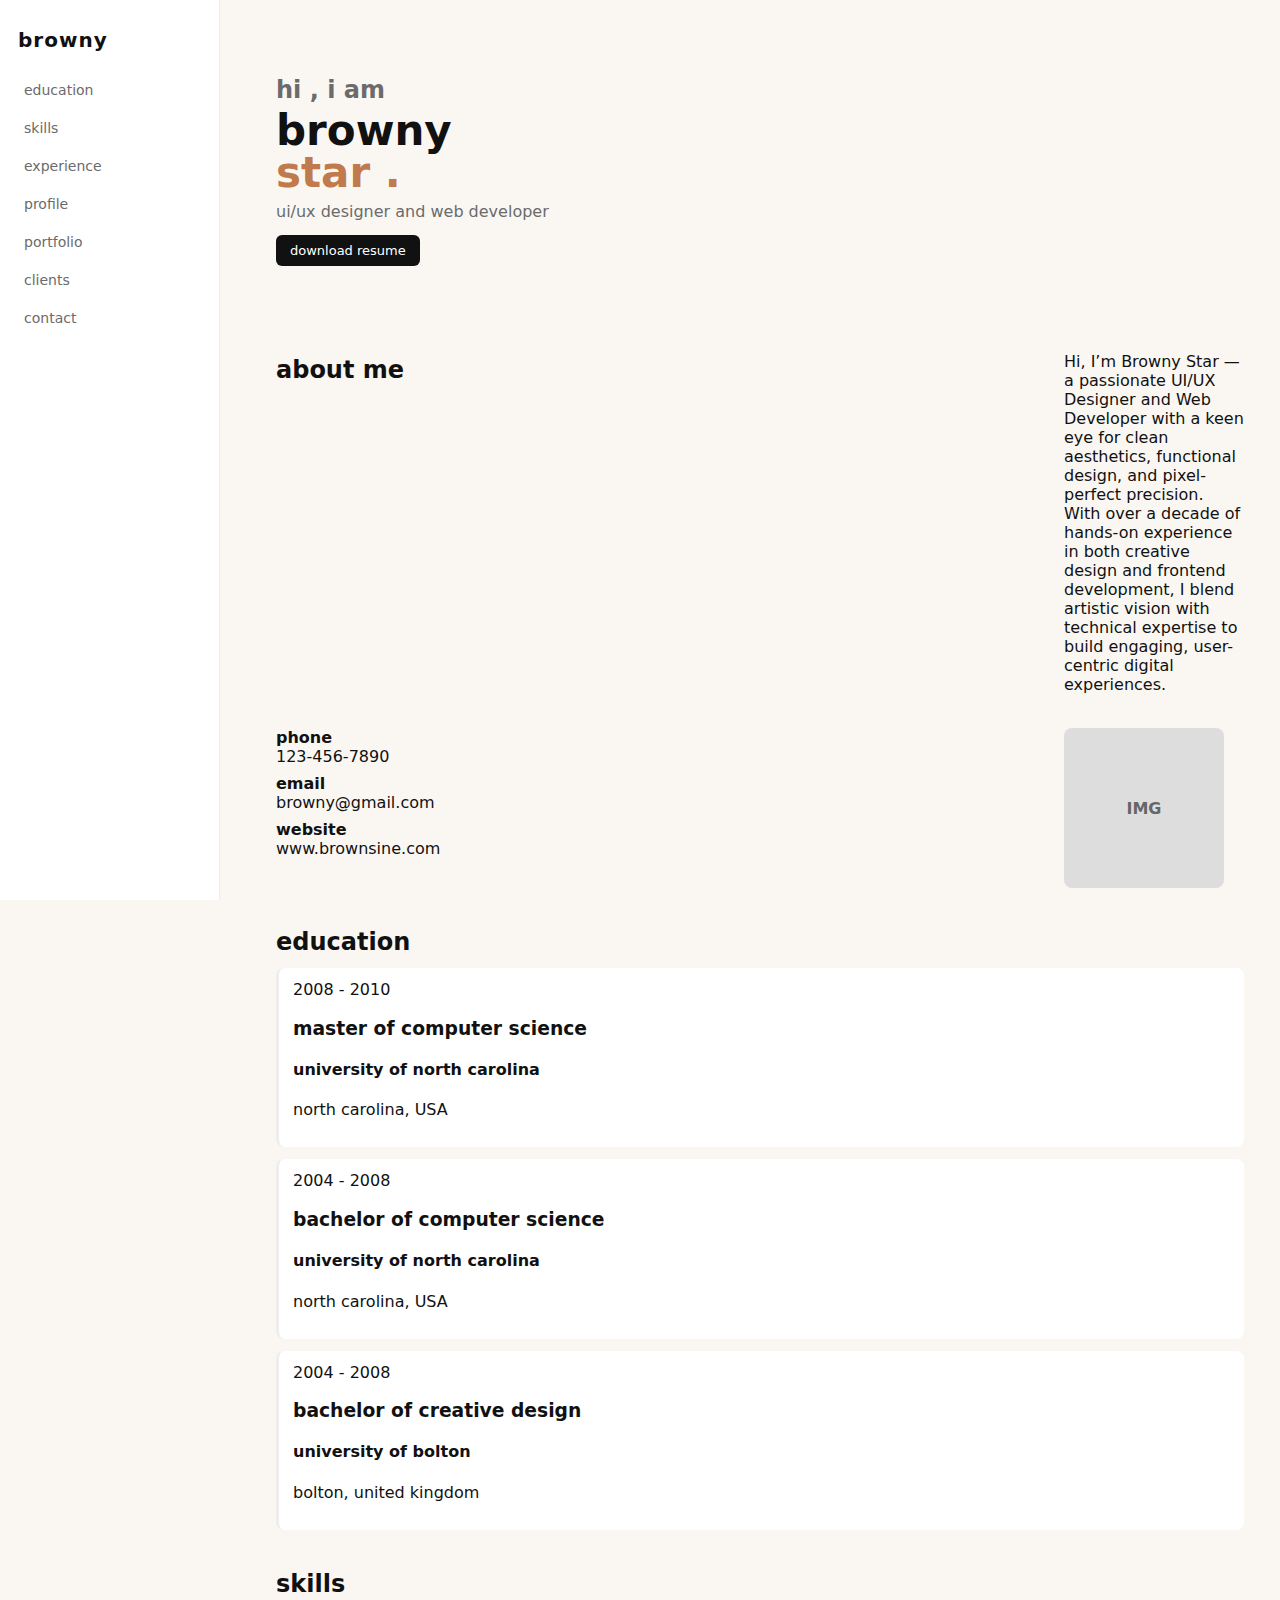
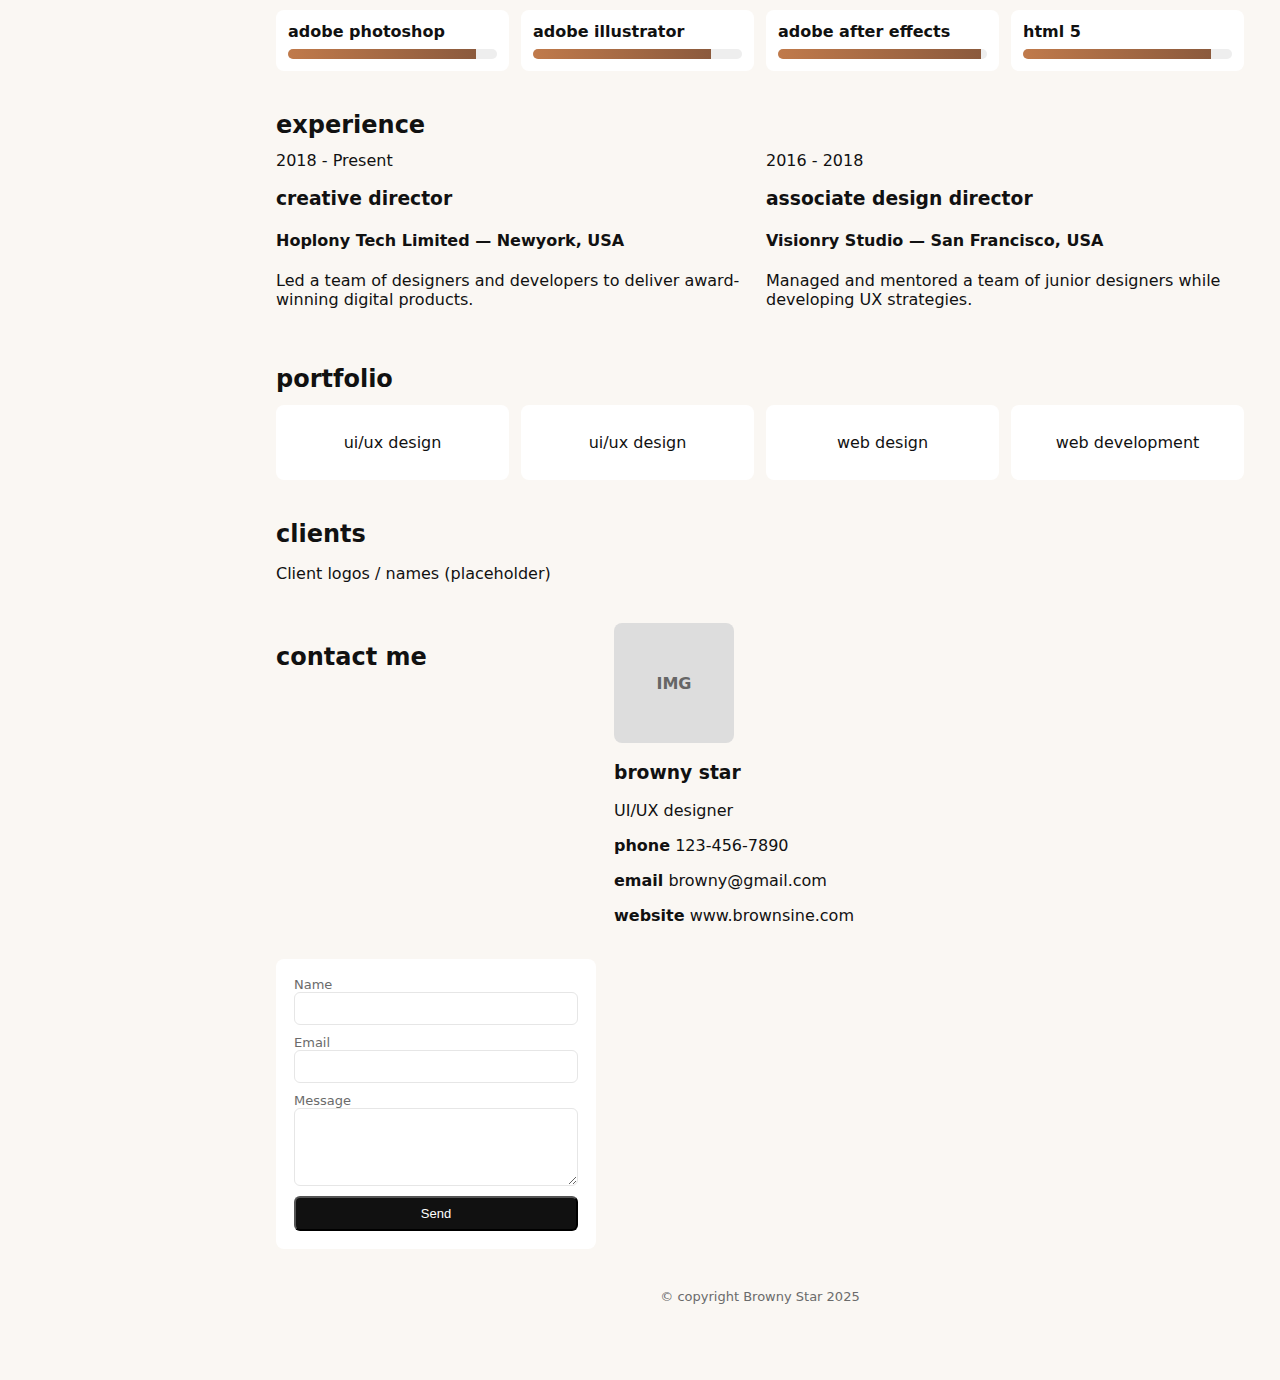
<file: Res/Projs/portfolio/index.html>
<!doctype html>
<html lang="en">
<head>
  <meta charset="utf-8" />
  <meta name="viewport" content="width=device-width,initial-scale=1" />
  <title>Browny — Portfolio Clone</title>
  <link rel="stylesheet" href="styles.css">
</head>
<body>
  <aside class="sidebar">
    <div class="logo">browny</div>
    <nav class="nav">
      <a href="#education">education</a>
      <a href="#skills">skills</a>
      <a href="#experience">experience</a>
      <a href="#profile">profile</a>
      <a href="#portfolio">portfolio</a>
      <a href="#clients">clients</a>
      <a href="#contact">contact</a>
    </nav>
  </aside>

  <main class="main">
    <section class="hero" id="home">
      <h2>hi , i am</h2>
      <h1>browny<br/><span class="accent">star .</span></h1>
      <p class="role">ui/ux designer and web developer</p>
      <a class="btn" id="downloadResume" href="#">download resume</a>
    </section>

    <section class="about" id="profile">
      <h2>about me</h2>
      <p>Hi, I’m Browny Star — a passionate UI/UX Designer and Web Developer with a keen eye for clean aesthetics, functional design, and pixel-perfect precision. With over a decade of hands-on experience in both creative design and frontend development, I blend artistic vision with technical expertise to build engaging, user-centric digital experiences.</p>

      <div class="contact-cards">
        <div><strong>phone</strong><div>123-456-7890</div></div>
        <div><strong>email</strong><div>browny@gmail.com</div></div>
        <div><strong>website</strong><div>www.brownsine.com</div></div>
      </div>
      <div class="profile-img" aria-hidden="true">IMG</div>
    </section>

    <section id="education" class="block">
      <h2>education</h2>

      <article class="edu">
        <time>2008 - 2010</time>
        <h3>master of computer science</h3>
        <h4>university of north carolina</h4>
        <p>north carolina, USA</p>
      </article>

      <article class="edu">
        <time>2004 - 2008</time>
        <h3>bachelor of computer science</h3>
        <h4>university of north carolina</h4>
        <p>north carolina, USA</p>
      </article>

      <article class="edu">
        <time>2004 - 2008</time>
        <h3>bachelor of creative design</h3>
        <h4>university of bolton</h4>
        <p>bolton, united kingdom</p>
      </article>
    </section>

    <section id="skills" class="block">
      <h2>skills</h2>
      <div class="skills-grid">
        <div class="skill">
          <div class="skill-name">adobe photoshop</div>
          <div class="meter"><span style="width:90%"></span></div>
        </div>
        <div class="skill">
          <div class="skill-name">adobe illustrator</div>
          <div class="meter"><span style="width:85%"></span></div>
        </div>
        <div class="skill">
          <div class="skill-name">adobe after effects</div>
          <div class="meter"><span style="width:97%"></span></div>
        </div>
        <div class="skill">
          <div class="skill-name">html 5</div>
          <div class="meter"><span style="width:90%"></span></div>
        </div>
      </div>
    </section>

    <section id="experience" class="block">
      <h2>experience</h2>
      <div class="exp">
        <article>
          <time>2018 - Present</time>
          <h3>creative director</h3>
          <h4>Hoplony Tech Limited — Newyork, USA</h4>
          <p>Led a team of designers and developers to deliver award-winning digital products.</p>
        </article>
        <article>
          <time>2016 - 2018</time>
          <h3>associate design director</h3>
          <h4>Visionry Studio — San Francisco, USA</h4>
          <p>Managed and mentored a team of junior designers while developing UX strategies.</p>
        </article>
      </div>
    </section>

    <section id="portfolio" class="block">
      <h2>portfolio</h2>
      <div class="portfolio-grid">
        <div class="port-item">ui/ux design</div>
        <div class="port-item">ui/ux design</div>
        <div class="port-item">web design</div>
        <div class="port-item">web development</div>
      </div>
    </section>

    <section id="clients" class="block">
      <h2>clients</h2>
      <p>Client logos / names (placeholder)</p>
    </section>

    <section id="contact" class="block contact">
      <h2>contact me</h2>
      <div class="contact-left">
        <div class="profile-img small" aria-hidden="true">IMG</div>
        <h3>browny star</h3>
        <p>UI/UX designer</p>
        <p><strong>phone</strong> 123-456-7890</p>
        <p><strong>email</strong> browny@gmail.com</p>
        <p><strong>website</strong> www.brownsine.com</p>
      </div>
      <form class="contact-form" onsubmit="handleContact(event)">
        <label>
          <span>Name</span>
          <input name="name" required>
        </label>
        <label>
          <span>Email</span>
          <input name="email" type="email" required>
        </label>
        <label>
          <span>Message</span>
          <textarea name="message" rows="4" required></textarea>
        </label>
        <button class="btn" type="submit">Send</button>
      </form>
    </section>

    <footer class="footer">© copyright Browny Star 2025</footer>
  </main>

  <script src="script.js"></script>
</body>
</html>
</file>
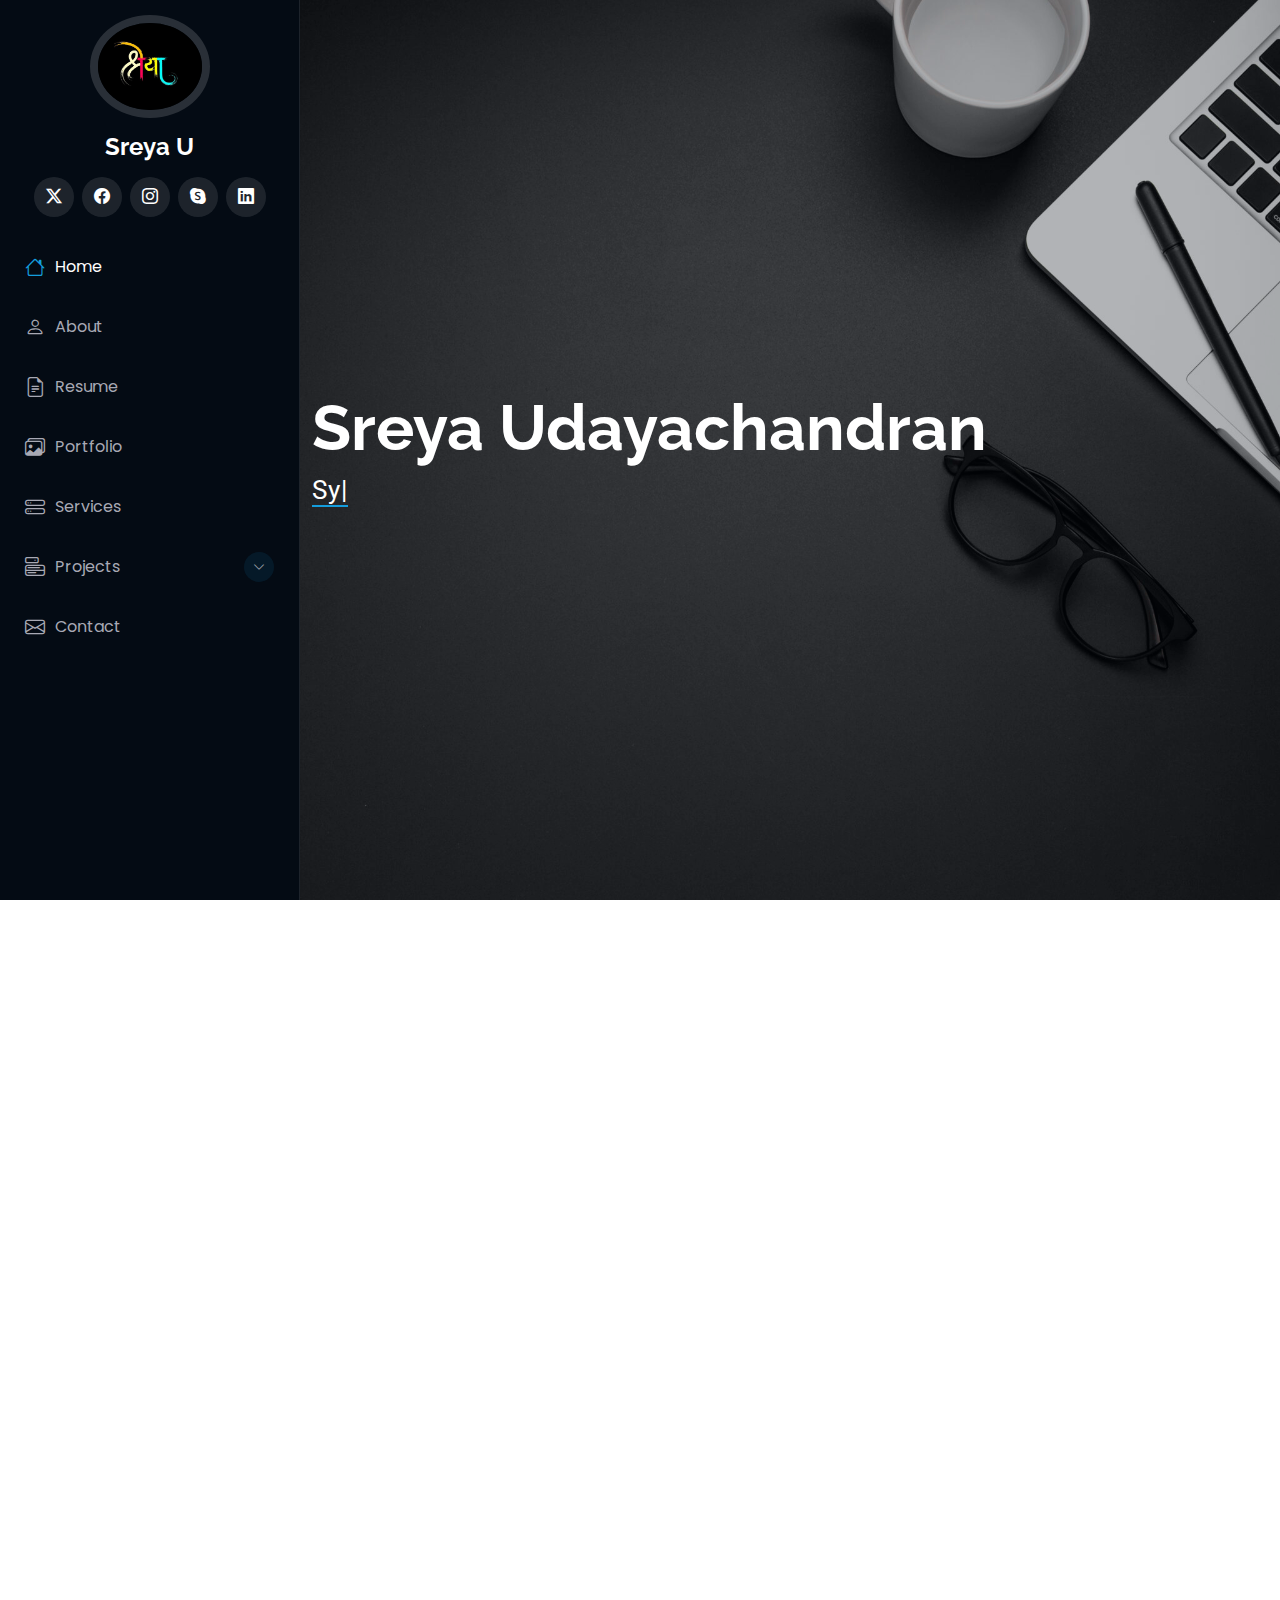
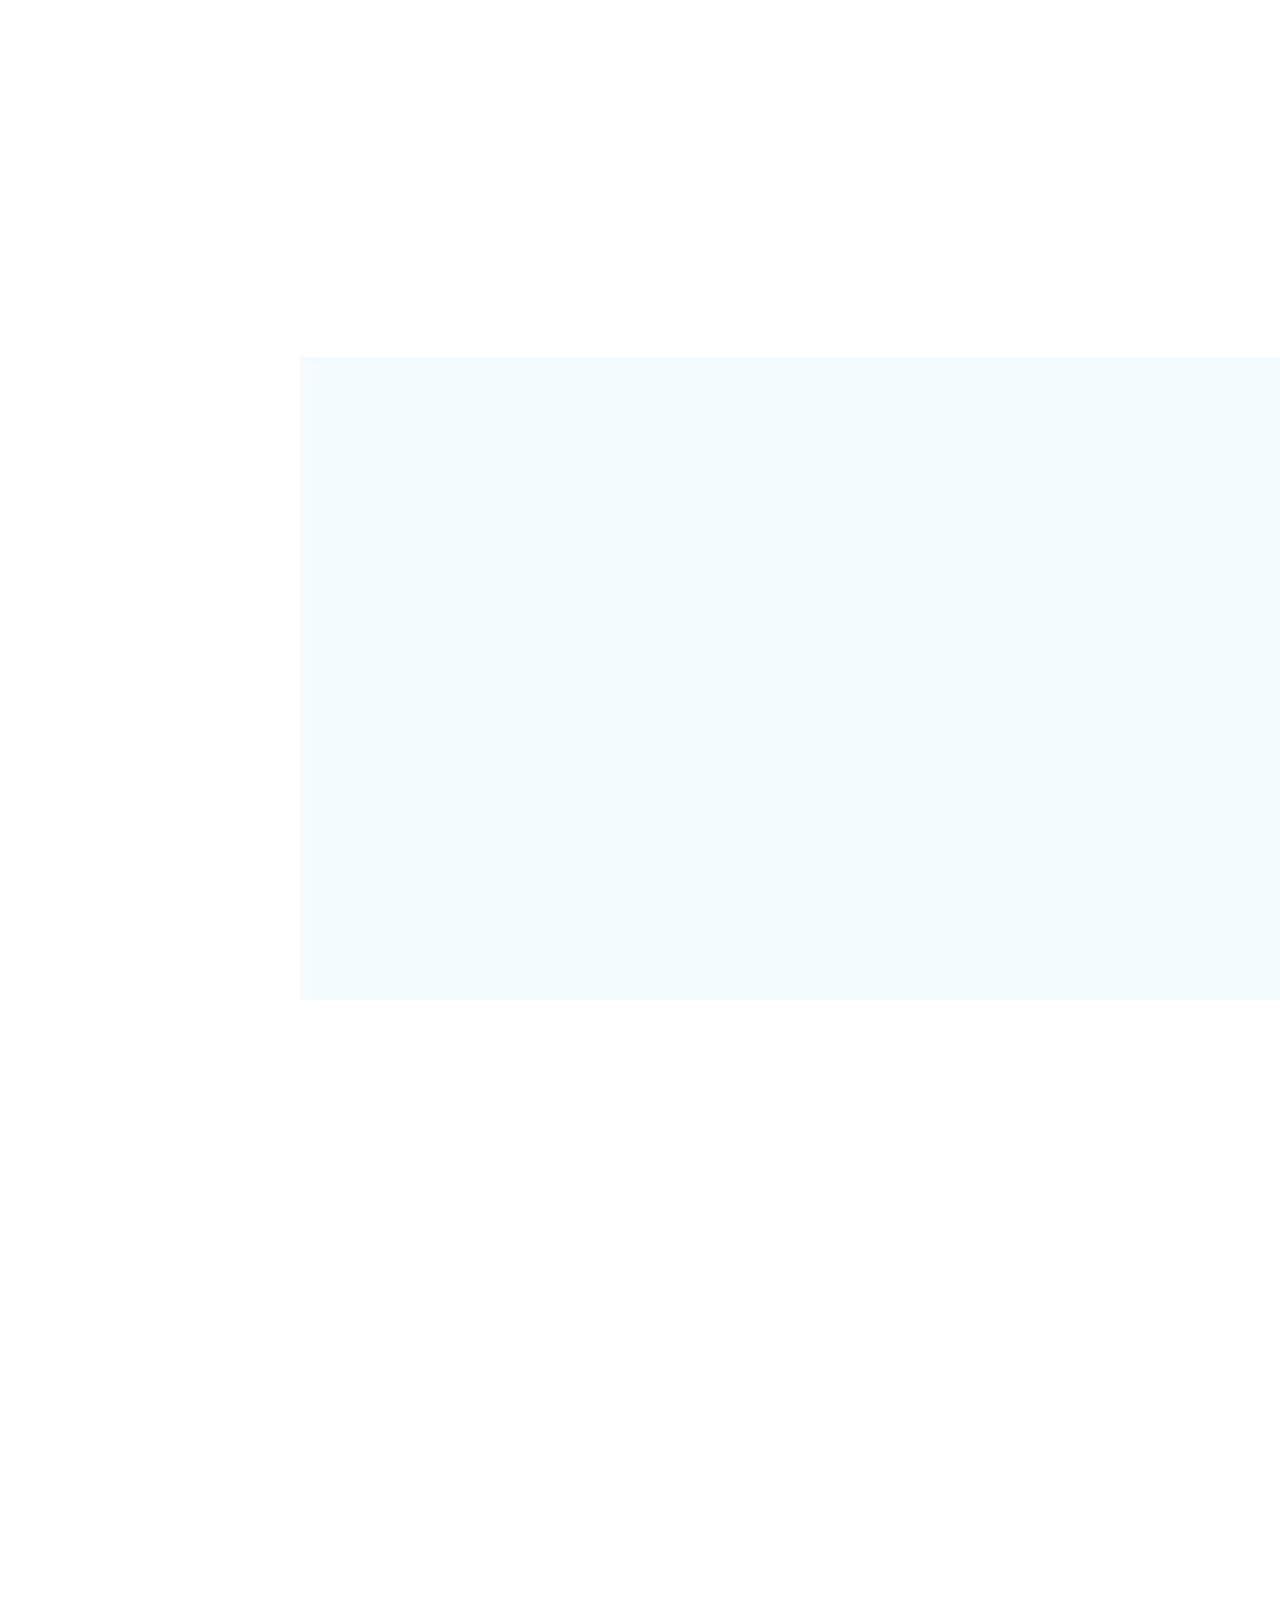
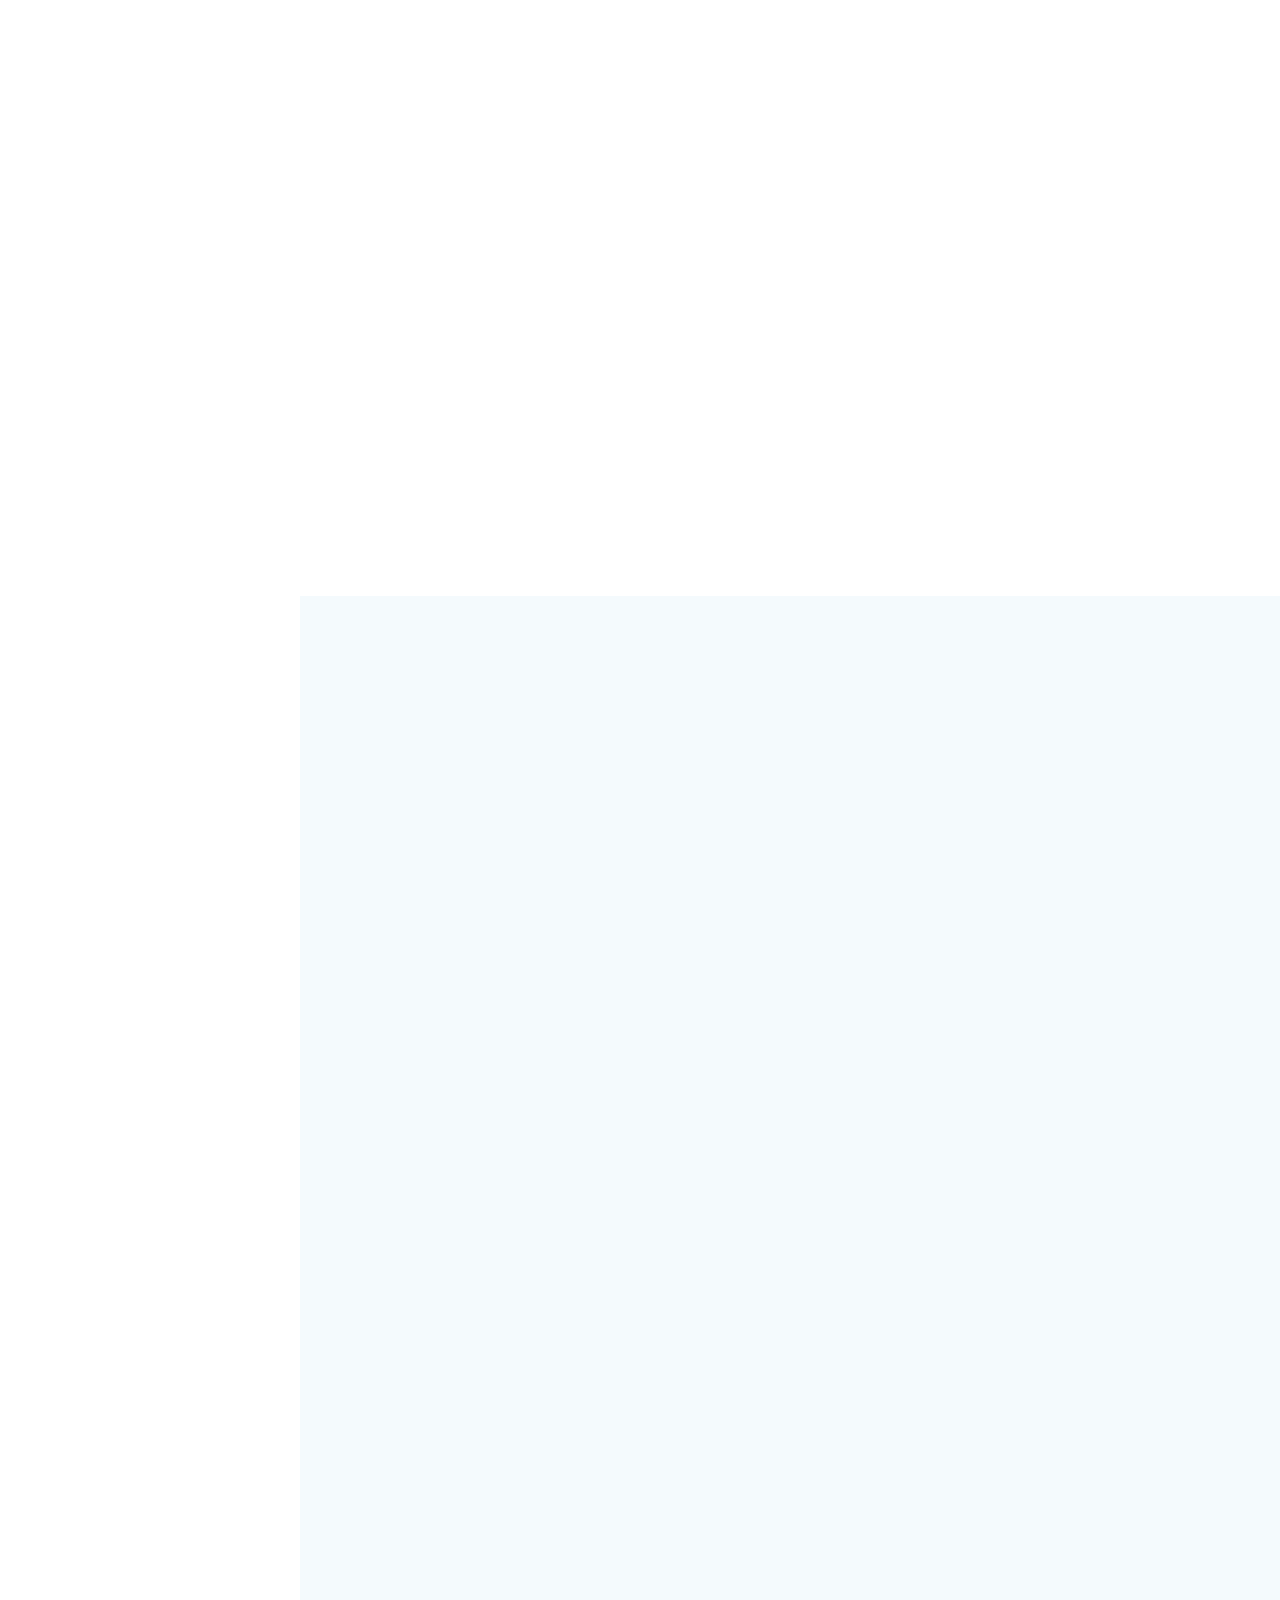
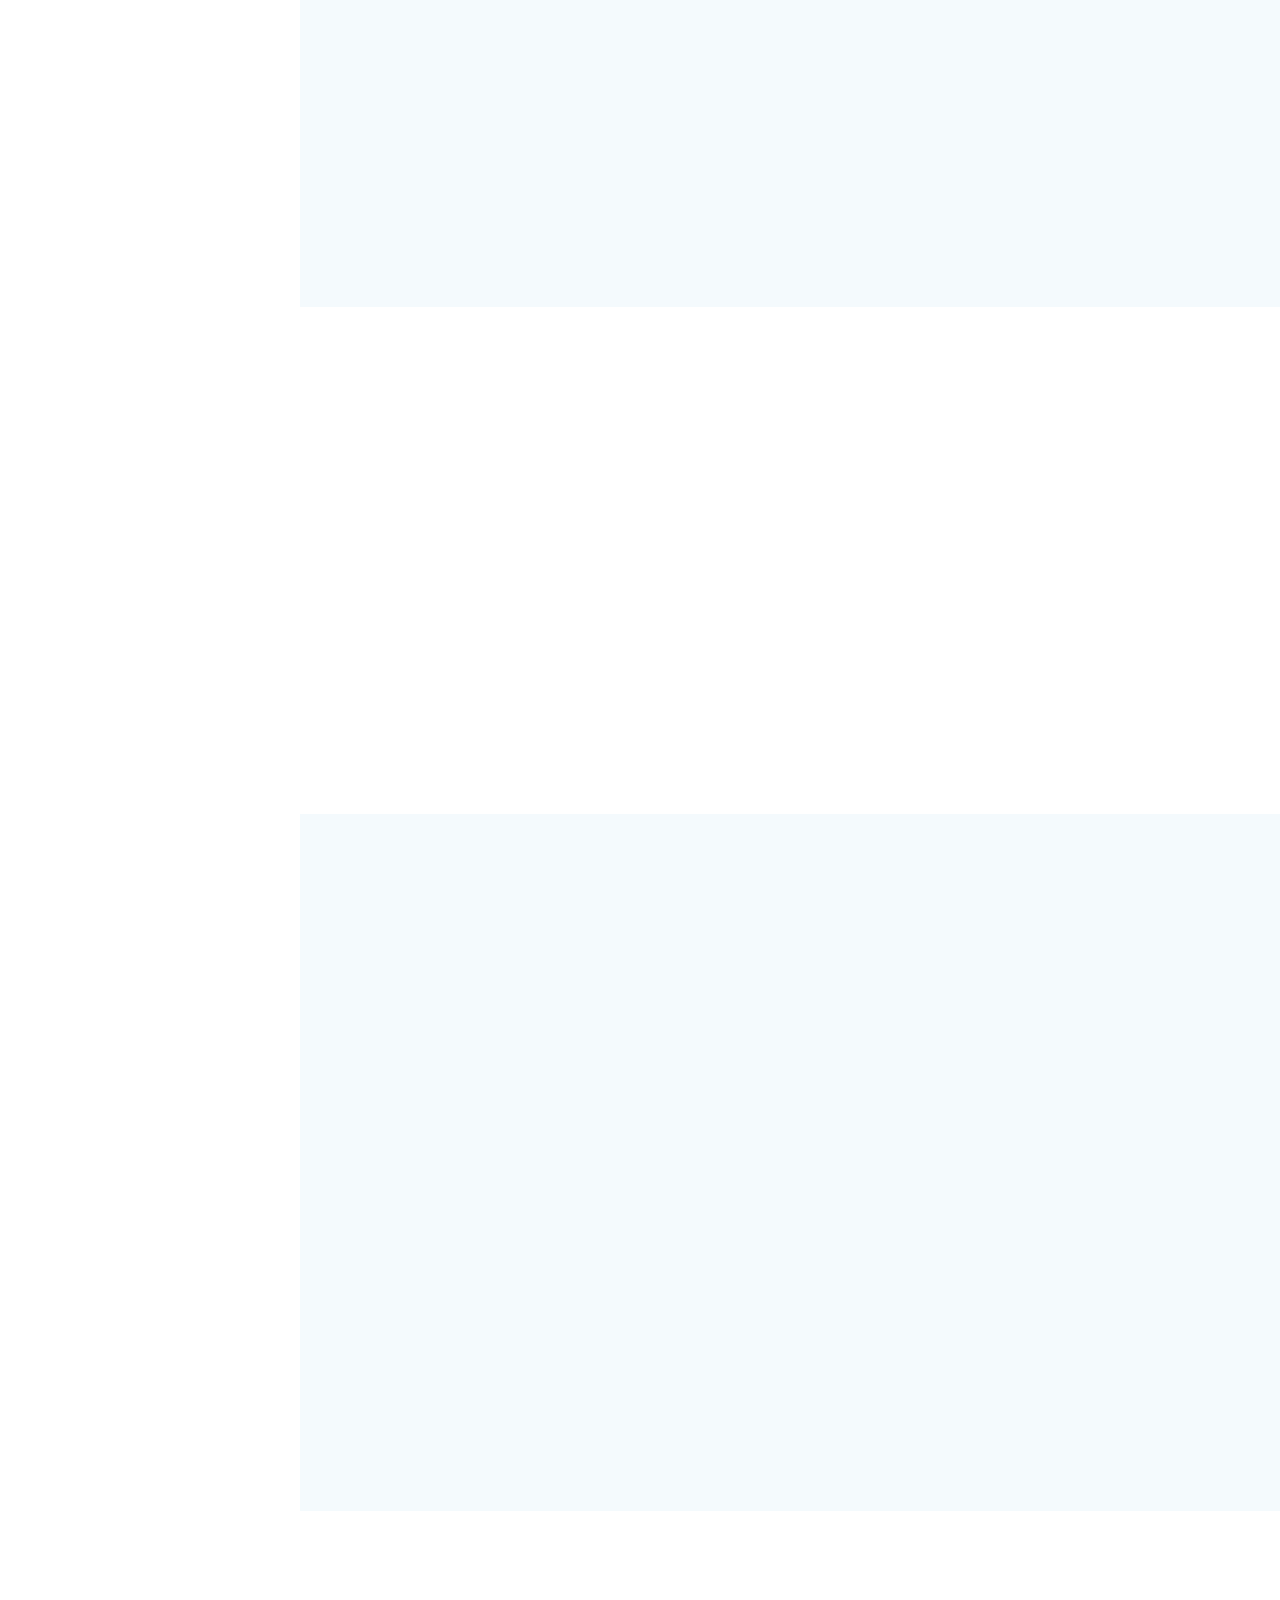
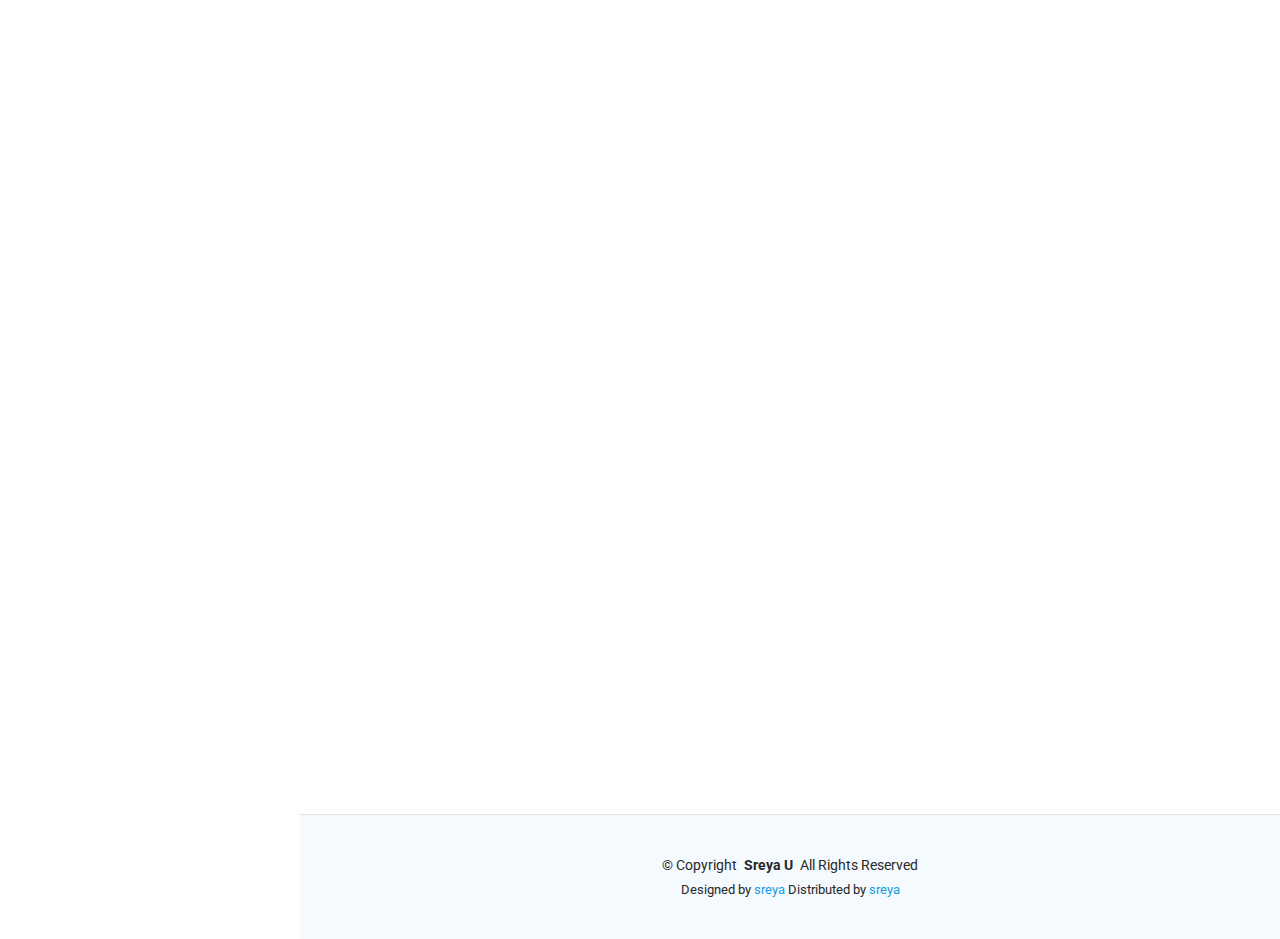
<file: Res/Projs/portfolio/iPortfolio-1.0.0/index.html>
<!DOCTYPE html>
<html lang="en">

<head>
  <meta charset="utf-8">
  <meta content="width=device-width, initial-scale=1.0" name="viewport">
  <title>Index - Sreya U - Portfolio</title>
  <meta content="" name="description">
  <meta content="" name="keywords">

  <!-- Favicons -->
  <link href="assets/img/favicon.png" rel="icon">
  <link href="assets/img/apple-touch-icon.png" rel="apple-touch-icon">

  <!-- Fonts -->
  <link href="https://fonts.googleapis.com" rel="preconnect">
  <link href="https://fonts.gstatic.com" rel="preconnect" crossorigin>
  <link href="https://fonts.googleapis.com/css2?family=Roboto:ital,wght@0,100;0,300;0,400;0,500;0,700;0,900;1,100;1,300;1,400;1,500;1,700;1,900&family=Poppins:ital,wght@0,100;0,200;0,300;0,400;0,500;0,600;0,700;0,800;0,900;1,100;1,200;1,300;1,400;1,500;1,600;1,700;1,800;1,900&family=Raleway:ital,wght@0,100;0,200;0,300;0,400;0,500;0,600;0,700;0,800;0,900;1,100;1,200;1,300;1,400;1,500;1,600;1,700;1,800;1,900&display=swap" rel="stylesheet">

  <!-- Vendor CSS Files -->
  <link href="assets/vendor/bootstrap/css/bootstrap.min.css" rel="stylesheet">
  <link href="assets/vendor/bootstrap-icons/bootstrap-icons.css" rel="stylesheet">
  <link href="assets/vendor/aos/aos.css" rel="stylesheet">
  <link href="assets/vendor/glightbox/css/glightbox.min.css" rel="stylesheet">
  <link href="assets/vendor/swiper/swiper-bundle.min.css" rel="stylesheet">

  <!-- Main CSS File -->
  <link href="assets/css/main.css" rel="stylesheet">

  <!-- =======================================================
  * Template Name: iPortfolio
  * Template URL: https://bootstrapmade.com/iportfolio-bootstrap-portfolio-websites-template/
  * Updated: Jun 29 2024 with Bootstrap v5.3.3
  * Author: BootstrapMade.com
  * License: https://bootstrapmade.com/license/
  ======================================================== -->
</head>

<body class="index-page">

  <header id="header" class="header dark-background d-flex flex-column">
    <i class="header-toggle d-xl-none bi bi-list"></i>

    <div class="profile-img">
      <img src="assets\img\fca5d6f63120c84e492a24be25a69684.jpg" alt="" class="img-fluid rounded-circle">
    </div>

    <a href="index.html" class="logo d-flex align-items-center justify-content-center">
      <!-- Uncomment the line below if you also wish to use an image logo -->
      <!-- <img src="assets/img/logo.png" alt=""> -->
      <h1 class="sitename">Sreya U</h1>
    </a>

    <div class="social-links text-center">
      <a href="#" class="twitter"><i class="bi bi-twitter-x"></i></a>
      <a href="#" class="facebook"><i class="bi bi-facebook"></i></a>
      <a href="#" class="instagram"><i class="bi bi-instagram"></i></a>
      <a href="#" class="google-plus"><i class="bi bi-skype"></i></a>
      <a href="#" class="linkedin"><i class="bi bi-linkedin"></i></a>
    </div>

    <nav id="navmenu" class="navmenu">
      <ul>
        <li><a href="#hero" class="active"><i class="bi bi-house navicon"></i>Home</a></li>
        <li><a href="#about"><i class="bi bi-person navicon"></i> About</a></li>
        <li><a href="#resume"><i class="bi bi-file-earmark-text navicon"></i> Resume</a></li>
        <li><a href="#portfolio"><i class="bi bi-images navicon"></i> Portfolio</a></li>
        <li><a href="#services"><i class="bi bi-hdd-stack navicon"></i> Services</a></li>
        <li class="dropdown"><a href="#"><i class="bi bi-menu-button navicon"></i> <span>Projects</span> <i class="bi bi-chevron-down toggle-dropdown"></i></a>
          <ul>
            <li><a href="#">Dropdown 1</a></li>
            <li class="dropdown"><a href="#"><span>Deep Dropdown</span> <i class="bi bi-chevron-down toggle-dropdown"></i></a>
              <ul>
                <li><a href="#">Deep Dropdown 1</a></li>
                <li><a href="#">Deep Dropdown 2</a></li>
                <li><a href="#">Deep Dropdown 3</a></li>
                <li><a href="#">Deep Dropdown 4</a></li>
                <li><a href="#">Deep Dropdown 5</a></li>
              </ul>
            </li>
            <li><a href="#">Dropdown 2</a></li>
            <li><a href="#">Dropdown 3</a></li>
            <li><a href="#">Dropdown 4</a></li>
          </ul>
        </li>
        <li><a href="#contact"><i class="bi bi-envelope navicon"></i> Contact</a></li>
      </ul>
    </nav>

  </header>

  <main class="main">

    <!-- Hero Section -->
    <section id="hero" class="hero section dark-background">

      <img src="assets/img/flat-lay-workstation-with-copy-space-laptop-2-scaled.jpg" alt="" data-aos="fade-in" class="">

      <div class="container" data-aos="fade-up" data-aos-delay="100">
        <h2>Sreya Udayachandran</h2>
        <p><span class="typed" data-typed-items="System Engineer,  Automation Expert, Designer,  Developer,  Blogger,  Photographer"> Engineer</span><span class="typed-cursor typed-cursor--blink" aria-hidden="true"></span><span class="typed-cursor typed-cursor--blink" aria-hidden="true"></span></p>
      </div>

    </section><!-- /Hero Section -->

    <!-- About Section -->
    <section id="about" class="about section">

      <!-- Section Title -->
      <div class="container section-title" data-aos="fade-up">
        <h2>About</h2>
        <p>Hi, I’m Sreya. I work in wireless testing and automation, where I get to break, fix, and improve how devices connect and perform. I love solving tricky problems, automating repetitive tasks, and exploring new tech like IoT and AI/ML.
          Outside of work, I enjoy learning, sharing knowledge with peers, and finding smarter ways to make technology easier for everyone.</p>
      </div><!-- End Section Title -->

      <div class="container" data-aos="fade-up" data-aos-delay="100">

        <div class="row gy-4 justify-content-center">
          <div class="col-lg-4">
            <img src="assets/img/tulip.jpg" class="img-fluid" alt="">
          </div>
          <div class="col-lg-8 content">
            <h2>WLAN &amp; Automation Test Engineer</h2>
            <p class="fst-italic py-3">
              As a WLAN & Automation Engineer, I work on making wireless networks faster, safer, and more reliable. My role involves testing how devices connect, move, and perform on Wi-Fi networks, and ensuring they stay stable across different environments.
            </p>
            <div class="row">
              <div class="col-lg-6">
                <ul>
                  <li><i class="bi bi-chevron-right"></i> <strong>Birthday:</strong> <span>28 November 2000</span></li>
                  <li><i class="bi bi-chevron-right"></i> <strong>Website:</strong> <span>www.sreya_udayachandran.com</span></li>
                  <li><i class="bi bi-chevron-right"></i> <strong>Phone:</strong> <span>+123 456 7890</span></li>
                  <li><i class="bi bi-chevron-right"></i> <strong>City:</strong> <span>Bangalore, India</span></li>
                </ul>
              </div>
              <div class="col-lg-6">
                <ul>
                  <li><i class="bi bi-chevron-right"></i> <strong>Age:</strong> <span>25</span></li>
                  <li><i class="bi bi-chevron-right"></i> <strong>Degree:</strong> <span>Bachelors</span></li>
                  <li><i class="bi bi-chevron-right"></i> <strong>Email:</strong> <span>sreyaudayachandrank@gmail.com</span></li>
                  <li><i class="bi bi-chevron-right"></i> <strong>Freelance:</strong> <span>Available</span></li>
                </ul>
              </div>
            </div>
            <p class="py-3">
              In short, I bridge the gap between wireless technology and automation to help deliver smooth, secure, and seamless connectivity experiences.
            </p>
          </div>
        </div>

      </div>

    </section><!-- /About Section -->

    <!-- Stats Section -->
    <section id="stats" class="stats section">

      <div class="container" data-aos="fade-up" data-aos-delay="100">

        <div class="row gy-4">

          <div class="col-lg-3 col-md-6">
            <div class="stats-item">
              <i class="bi bi-emoji-smile"></i>
              <span data-purecounter-start="0" data-purecounter-end="2" data-purecounter-duration="1" class="purecounter"></span>
              <p><strong>Happy Clients</strong> <span>at work</span></p>
            </div>
          </div><!-- End Stats Item -->

          <div class="col-lg-3 col-md-6">
            <div class="stats-item">
              <i class="bi bi-journal-richtext"></i>
              <span data-purecounter-start="0" data-purecounter-end="7" data-purecounter-duration="1" class="purecounter"></span>
              <p><strong>Projects</strong> <span>completed</span></p>
            </div>
          </div><!-- End Stats Item -->

          <div class="col-lg-3 col-md-6">
            <div class="stats-item">
              <i class="bi bi-headset"></i>
              <span data-purecounter-start="0" data-purecounter-end="17520" data-purecounter-duration="1" class="purecounter"></span>
              <p><strong>Hours Of Support</strong> <span>delivered</span></p>
            </div>
          </div><!-- End Stats Item -->

          <div class="col-lg-3 col-md-6">
            <div class="stats-item">
              <i class="bi bi-people"></i>
              <span data-purecounter-start="0" data-purecounter-end="5" data-purecounter-duration="1" class="purecounter"></span>
              <p><strong>Teams </strong> <span>in collaberation</span></p>
            </div>
          </div><!-- End Stats Item -->

        </div>

      </div>

    </section><!-- /Stats Section -->

    <!-- Skills Section -->
    <section id="skills" class="skills section light-background">

      <!-- Section Title -->
      <div class="container section-title" data-aos="fade-up">
        <h2>Skills</h2>
        <p>Areas of my experience, expertise and interests</p>
      </div><!-- End Section Title -->

      <div class="container" data-aos="fade-up" data-aos-delay="100">

        <div class="row skills-content skills-animation">

          <div class="col-lg-6">

            <div class="progress">
              <span class="skill"><span>HTML</span> <i class="val">100%</i></span>
              <div class="progress-bar-wrap">
                <div class="progress-bar" role="progressbar" aria-valuenow="100" aria-valuemin="0" aria-valuemax="100"></div>
              </div>
            </div><!-- End Skills Item -->

            <div class="progress">
              <span class="skill"><span>CSS</span> <i class="val">90%</i></span>
              <div class="progress-bar-wrap">
                <div class="progress-bar" role="progressbar" aria-valuenow="90" aria-valuemin="0" aria-valuemax="100"></div>
              </div>
            </div><!-- End Skills Item -->

            <div class="progress">
              <span class="skill"><span>JavaScript</span> <i class="val">75%</i></span>
              <div class="progress-bar-wrap">
                <div class="progress-bar" role="progressbar" aria-valuenow="75" aria-valuemin="0" aria-valuemax="100"></div>
              </div>
            </div><!-- End Skills Item -->
            <div class="progress">
              <span class="skill"><span>Python</span> <i class="val">80%</i></span>
              <div class="progress-bar-wrap">
                <div class="progress-bar" role="progressbar" aria-valuenow="80" aria-valuemin="0" aria-valuemax="100"></div>
              </div>
            </div><!-- End Skills Item -->

            <div class="progress">
              <span class="skill"><span>SQL</span> <i class="val">80%</i></span>
              <div class="progress-bar-wrap">
                <div class="progress-bar" role="progressbar" aria-valuenow="80" aria-valuemin="0" aria-valuemax="100"></div>
              </div>
            </div><!-- End Skills Item -->
            <div class="progress">
              <span class="skill"><span>Data Science & Analytics</span> <i class="val">80%</i></span>
              <div class="progress-bar-wrap">
                <div class="progress-bar" role="progressbar" aria-valuenow="80" aria-valuemin="0" aria-valuemax="100"></div>
              </div>
            </div><!-- End Skills Item -->
      
          </div>

          <div class="col-lg-6">

            <div class="progress">
              <span class="skill"><span>Robot framework</span> <i class="val">80%</i></span>
              <div class="progress-bar-wrap">
                <div class="progress-bar" role="progressbar" aria-valuenow="80" aria-valuemin="0" aria-valuemax="100"></div>
              </div>
            </div><!-- End Skills Item -->

            <div class="progress">
              <span class="skill"><span>Automation</span> <i class="val">90%</i></span>
              <div class="progress-bar-wrap">
                <div class="progress-bar" role="progressbar" aria-valuenow="90" aria-valuemin="0" aria-valuemax="100"></div>
              </div>
            </div><!-- End Skills Item -->

            <div class="progress">
              <span class="skill"><span>Wireless Protocols</span> <i class="val">55%</i></span>
              <div class="progress-bar-wrap">
                <div class="progress-bar" role="progressbar" aria-valuenow="55" aria-valuemin="0" aria-valuemax="100"></div>
              </div>
            </div><!-- End Skills Item -->

            <div class="progress">
              <span class="skill"><span>JIRA/POLARION/JENKINS</span> <i class="val">55%</i></span>
              <div class="progress-bar-wrap">
                <div class="progress-bar" role="progressbar" aria-valuenow="55" aria-valuemin="0" aria-valuemax="100"></div>
              </div>
            </div><!-- End Skills Item -->
            <div class="progress">
              <span class="skill"><span>Windows/Linux/Android OS</span> <i class="val">55%</i></span>
              <div class="progress-bar-wrap">
                <div class="progress-bar" role="progressbar" aria-valuenow="55" aria-valuemin="0" aria-valuemax="100"></div>
              </div>
            </div><!-- End Skills Item -->
                  <div class="progress">
              <span class="skill"><span>AI/ML</span> <i class="val">80%</i></span>
              <div class="progress-bar-wrap">
                <div class="progress-bar" role="progressbar" aria-valuenow="80" aria-valuemin="0" aria-valuemax="100"></div>
              </div>
            </div><!-- End Skills Item -->
          </div>

        </div>

      </div>

    </section><!-- /Skills Section -->

    <!-- Resume Section -->
    <section id="resume" class="resume section">

      <!-- Section Title -->
      <div class="container section-title" data-aos="fade-up">
        <h2>Resume</h2>
        <p>My career journey so far : </p>
      </div><!-- End Section Title -->

      <div class="container">

        <div class="row">

          <div class="col-lg-6" data-aos="fade-up" data-aos-delay="100">
            <h3 class="resume-title">Summary</h3>

            <div class="resume-item pb-0">
              <h4>Sreya U</h4>
              <p><em>WLAN & Automation Test Engineer with 2 years of experience in wireless networking, Android automation, and firmware validation, ensuring reliable and high-performance connectivity.</em></p>
              <ul>
                <li>Bangalore,Karnataka, IN</li>
                <li>(+91) 99955-10657</li>
                <li>sreyaudayachandrank@gmail.com</li>
              </ul>
            </div><!-- Edn Resume Item -->

            <h3 class="resume-title">Education</h3>
            <!-- <div class="resume-item">
              <h4>Bachelors&amp; Graphic Design</h4>
              <h5>2015 - 2016</h5>
              <p><em>Rochester Institute of Technology, Rochester, NY</em></p>
              <p>Qui deserunt veniam. Et sed aliquam labore tempore sed quisquam iusto autem sit. Ea vero voluptatum qui ut dignissimos deleniti nerada porti sand markend</p>
            </div>Edn Resume Item -->

            <div class="resume-item">
              <h4>B.Tech in ECE</h4>
              <h5>2018 - 2022</h5>
              <p><em>Government Engineering College Palakkad, Kerala, IN</em></p>
              <p>Gained strong fundamentals in communication systems, networking, and embedded electronics, complemented by hands-on projects in wireless technologies and Machine learning</p>
            </div><!-- Edn Resume Item -->

            <h3 class="resume-title">Internship</h3>
            <div class="resume-item">
              <h4>Internet of Things</h4>
              <h5>2019</h5>
              <p><em>PaceLab, Kochi, Kerala, IN</em></p>
              <p>Gained strong fundamentals in IoT, Microcontrollers, networking, and completed a hands-on project using NodeMCU</p>
            </div><!-- Edn Resume Item -->
          </div>

          <div class="col-lg-6" data-aos="fade-up" data-aos-delay="200">
            <h3 class="resume-title">Professional Experience</h3>
            <div class="resume-item">
              <h4>ES Test Engineer Trainee</h4>
              <h5>2023 - 2024</h5>
              <p><em>Bangalore, Karnataka, IN </em></p>
              <ul>
                <li>Executed functional and integration testing on 4G/5G routers efficiently.</li>
                <li>Led Wi-Fi 5/6 AP bring-up, troubleshooting, and validation processes.</li>
                <li>Developed shell scripts, executed white-box tests, improved firmware reliability.</li>
                <li>Performed ARM-based modem firmware flashing and U-Boot bootloader testing.</li>
                <li>Conducted network analysis using Wireshark, Iperf, SSH in Linux OS</li>
              </ul>
            </div><!-- Edn Resume Item -->

            <div class="resume-item">
              <h4>WLAN & AUTOMATION TEST ENGINEER</h4>
              <h5>2024 - 2025</h5>
              <p><em>Bangalore, Karnataka, IN</em></p>
              <ul>
                <li>Conducted WLAN protocol testing and validated network performance on enterprise APs.</li>
                <li>Executed manual and automated tests using Python, Robot Framework, Jenkins, Android.</li>
                <li>Performed firmware validation, stability, and sanity testing on Android devices.</li>
                <li>Utilized Wireshark, OmniPeek, Logcat, Iperf to troubleshoot wireless connectivity.</li>
                <li>Collaborated with teams to document test plans , report results efficiently using POLARION, JIRA tools.</li>
              </ul>
            </div><!-- Edn Resume Item -->

          </div>

        </div>

      </div>

    </section><!-- /Resume Section -->

    <!-- Portfolio Section -->
    <section id="portfolio" class="portfolio section light-background">

      <!-- Section Title -->
      <div class="container section-title" data-aos="fade-up">
        <h2>Portfolio</h2>
        <p>Showcasing MY works & Projects</p>
      </div><!-- End Section Title -->

      <div class="container">

        <div class="isotope-layout" data-default-filter="*" data-layout="masonry" data-sort="original-order">

          <ul class="portfolio-filters isotope-filters" data-aos="fade-up" data-aos-delay="100">
            <li data-filter="*" class="filter-active">All</li>
            <li data-filter=".filter-app">App</li>
            <li data-filter=".filter-product">Product</li>
            <li data-filter=".filter-branding">Branding</li>
            <li data-filter=".filter-books">Books</li>
          </ul><!-- End Portfolio Filters -->

          <div class="row gy-4 isotope-container" data-aos="fade-up" data-aos-delay="200">

            <div class="col-lg-4 col-md-6 portfolio-item isotope-item filter-app">
              <div class="portfolio-content h-100">
                <img src="assets/img/portfolio/app-1.jpg" class="img-fluid" alt="">
                <div class="portfolio-info">
                  <h4>App 1</h4>
                  <p>Here goes app1</p>
                  <a href="assets/img/portfolio/app-1.jpg" title="App 1" data-gallery="portfolio-gallery-app" class="glightbox preview-link"><i class="bi bi-zoom-in"></i></a>
                  <a href="portfolio-details.html" title="More Details" class="details-link"><i class="bi bi-link-45deg"></i></a>
                </div>
              </div>
            </div><!-- End Portfolio Item -->

            <div class="col-lg-4 col-md-6 portfolio-item isotope-item filter-product">
              <div class="portfolio-content h-100">
                <img src="assets/img/portfolio/product-1.jpg" class="img-fluid" alt="">
                <div class="portfolio-info">
                  <h4>Product 1</h4>
                  <p>Here goes Product 1</p>
                  <a href="assets/img/portfolio/product-1.jpg" title="Product 1" data-gallery="portfolio-gallery-product" class="glightbox preview-link"><i class="bi bi-zoom-in"></i></a>
                  <a href="portfolio-details.html" title="More Details" class="details-link"><i class="bi bi-link-45deg"></i></a>
                </div>
              </div>
            </div><!-- End Portfolio Item -->

            <div class="col-lg-4 col-md-6 portfolio-item isotope-item filter-branding">
              <div class="portfolio-content h-100">
                <img src="assets/img/portfolio/branding-1.jpg" class="img-fluid" alt="">
                <div class="portfolio-info">
                  <h4>Branding 1</h4>
                  <p>here goes brand 1</p>
                  <a href="assets/img/portfolio/branding-1.jpg" title="Branding 1" data-gallery="portfolio-gallery-branding" class="glightbox preview-link"><i class="bi bi-zoom-in"></i></a>
                  <a href="portfolio-details.html" title="More Details" class="details-link"><i class="bi bi-link-45deg"></i></a>
                </div>
              </div>
            </div><!-- End Portfolio Item -->

            <div class="col-lg-4 col-md-6 portfolio-item isotope-item filter-books">
              <div class="portfolio-content h-100">
                <img src="assets/img/portfolio/books-1.jpg" class="img-fluid" alt="">
                <div class="portfolio-info">
                  <h4>Books 1</h4>
                  <p>Here goes content</p>
                  <a href="assets/img/portfolio/books-1.jpg" title="Branding 1" data-gallery="portfolio-gallery-book" class="glightbox preview-link"><i class="bi bi-zoom-in"></i></a>
                  <a href="portfolio-details.html" title="More Details" class="details-link"><i class="bi bi-link-45deg"></i></a>
                </div>
              </div>
            </div><!-- End Portfolio Item -->

            <div class="col-lg-4 col-md-6 portfolio-item isotope-item filter-app">
              <div class="portfolio-content h-100">
                <img src="assets/img/portfolio/app-2.jpg" class="img-fluid" alt="">
                <div class="portfolio-info">
                  <h4>App 2</h4>
                  <p>Here goes content</p>
                  <a href="assets/img/portfolio/app-2.jpg" title="App 2" data-gallery="portfolio-gallery-app" class="glightbox preview-link"><i class="bi bi-zoom-in"></i></a>
                  <a href="portfolio-details.html" title="More Details" class="details-link"><i class="bi bi-link-45deg"></i></a>
                </div>
              </div>
            </div><!-- End Portfolio Item -->

            <div class="col-lg-4 col-md-6 portfolio-item isotope-item filter-product">
              <div class="portfolio-content h-100">
                <img src="assets/img/portfolio/product-2.jpg" class="img-fluid" alt="">
                <div class="portfolio-info">
                  <h4>Product 2</h4>
                  <p>Here goes content</p>
                  <a href="assets/img/portfolio/product-2.jpg" title="Product 2" data-gallery="portfolio-gallery-product" class="glightbox preview-link"><i class="bi bi-zoom-in"></i></a>
                  <a href="portfolio-details.html" title="More Details" class="details-link"><i class="bi bi-link-45deg"></i></a>
                </div>
              </div>
            </div><!-- End Portfolio Item -->

            <div class="col-lg-4 col-md-6 portfolio-item isotope-item filter-branding">
              <div class="portfolio-content h-100">
                <img src="assets/img/portfolio/branding-2.jpg" class="img-fluid" alt="">
                <div class="portfolio-info">
                  <h4>Branding 2</h4>
                  <p>Here goes content</p>
                  <a href="assets/img/portfolio/branding-2.jpg" title="Branding 2" data-gallery="portfolio-gallery-branding" class="glightbox preview-link"><i class="bi bi-zoom-in"></i></a>
                  <a href="portfolio-details.html" title="More Details" class="details-link"><i class="bi bi-link-45deg"></i></a>
                </div>
              </div>
            </div><!-- End Portfolio Item -->

            <div class="col-lg-4 col-md-6 portfolio-item isotope-item filter-books">
              <div class="portfolio-content h-100">
                <img src="assets/img/portfolio/books-2.jpg" class="img-fluid" alt="">
                <div class="portfolio-info">
                  <h4>Books 2</h4>
                  <p>Here goes content</p>
                  <a href="assets/img/portfolio/books-2.jpg" title="Branding 2" data-gallery="portfolio-gallery-book" class="glightbox preview-link"><i class="bi bi-zoom-in"></i></a>
                  <a href="portfolio-details.html" title="More Details" class="details-link"><i class="bi bi-link-45deg"></i></a>
                </div>
              </div>
            </div><!-- End Portfolio Item -->

            <div class="col-lg-4 col-md-6 portfolio-item isotope-item filter-app">
              <div class="portfolio-content h-100">
                <img src="assets/img/portfolio/app-3.jpg" class="img-fluid" alt="">
                <div class="portfolio-info">
                  <h4>App 3</h4>
                  <p>Here goes content</p>
                  <a href="assets/img/portfolio/app-3.jpg" title="App 3" data-gallery="portfolio-gallery-app" class="glightbox preview-link"><i class="bi bi-zoom-in"></i></a>
                  <a href="portfolio-details.html" title="More Details" class="details-link"><i class="bi bi-link-45deg"></i></a>
                </div>
              </div>
            </div><!-- End Portfolio Item -->

            <div class="col-lg-4 col-md-6 portfolio-item isotope-item filter-product">
              <div class="portfolio-content h-100">
                <img src="assets/img/portfolio/product-3.jpg" class="img-fluid" alt="">
                <div class="portfolio-info">
                  <h4>Product 3</h4>
                  <p>Here goes content</p>
                  <a href="assets/img/portfolio/product-3.jpg" title="Product 3" data-gallery="portfolio-gallery-product" class="glightbox preview-link"><i class="bi bi-zoom-in"></i></a>
                  <a href="portfolio-details.html" title="More Details" class="details-link"><i class="bi bi-link-45deg"></i></a>
                </div>
              </div>
            </div><!-- End Portfolio Item -->

            <div class="col-lg-4 col-md-6 portfolio-item isotope-item filter-branding">
              <div class="portfolio-content h-100">
                <img src="assets/img/portfolio/branding-3.jpg" class="img-fluid" alt="">
                <div class="portfolio-info">
                  <h4>Branding 3</h4>
                  <p>Here goes content</p>
                  <a href="assets/img/portfolio/branding-3.jpg" title="Branding 2" data-gallery="portfolio-gallery-branding" class="glightbox preview-link"><i class="bi bi-zoom-in"></i></a>
                  <a href="portfolio-details.html" title="More Details" class="details-link"><i class="bi bi-link-45deg"></i></a>
                </div>
              </div>
            </div><!-- End Portfolio Item -->

            <div class="col-lg-4 col-md-6 portfolio-item isotope-item filter-books">
              <div class="portfolio-content h-100">
                <img src="assets/img/portfolio/books-3.jpg" class="img-fluid" alt="">
                <div class="portfolio-info">
                  <h4>Books 3</h4>
                  <p>Here goes content</p>
                  <a href="assets/img/portfolio/books-3.jpg" title="Branding 3" data-gallery="portfolio-gallery-book" class="glightbox preview-link"><i class="bi bi-zoom-in"></i></a>
                  <a href="portfolio-details.html" title="More Details" class="details-link"><i class="bi bi-link-45deg"></i></a>
                </div>
              </div>
            </div><!-- End Portfolio Item -->

          </div><!-- End Portfolio Container -->

        </div>

      </div>

    </section><!-- /Portfolio Section -->

    <!-- Services Section -->
    <section id="services" class="services section">

      <!-- Section Title -->
      <div class="container section-title" data-aos="fade-up">
        <h2>Services</h2>
        <p>I offer solutions and support for your below concerns</p>
      </div><!-- End Section Title -->

      <div class="container">

        <div class="row gy-4">

          <div class="col-lg-4 col-md-6 service-item d-flex" data-aos="fade-up" data-aos-delay="100">
            <div class="icon flex-shrink-0"><i class="bi bi-briefcase"></i></div>
            <div>
              <h4 class="title"><a href="service-details.html" class="stretched-link">Website development</a></h4>
              <p class="description">reach out to me to get amazing portfolio designs suiting your profession, style and preferences</p>
            </div>
          </div>
          <!-- End Service Item -->

          <div class="col-lg-4 col-md-6 service-item d-flex" data-aos="fade-up" data-aos-delay="200">
            <div class="icon flex-shrink-0"><i class="bi bi-card-checklist"></i></div>
            <div>
              <h4 class="title"><a href="service-details.html" class="stretched-link">Automation</a></h4>
              <p class="description">reach out to me for automation solutions</p>
            </div>
          </div><!-- End Service Item -->

          <div class="col-lg-4 col-md-6 service-item d-flex" data-aos="fade-up" data-aos-delay="300">
            <div class="icon flex-shrink-0"><i class="bi bi-bar-chart"></i></div>
            <div>
              <h4 class="title"><a href="service-details.html" class="stretched-link">Documentation</a></h4>
              <p class="description">reach out to me for documentation and reporting support</p>
            </div>
          </div><!-- End Service Item -->

          <div class="col-lg-4 col-md-6 service-item d-flex" data-aos="fade-up" data-aos-delay="400">
            <div class="icon flex-shrink-0"><i class="bi bi-binoculars"></i></div>
            <div>
              <h4 class="title"><a href="service-details.html" class="stretched-link">Testing</a></h4>
              <p class="description">reach out to me test support</p>
            </div>
          </div><!-- End Service Item -->

          <div class="col-lg-4 col-md-6 service-item d-flex" data-aos="fade-up" data-aos-delay="500">
            <div class="icon flex-shrink-0"><i class="bi bi-brightness-high"></i></div>
            <div>
              <h4 class="title"><a href="service-details.html" class="stretched-link">Technology</a></h4>
              <p class="description">reach out to me</p>
            </div>
          </div><!-- End Service Item -->

          <div class="col-lg-4 col-md-6 service-item d-flex" data-aos="fade-up" data-aos-delay="600">
            <div class="icon flex-shrink-0"><i class="bi bi-calendar4-week"></i></div>
            <div>
              <h4 class="title"><a href="service-details.html" class="stretched-link">Training</a></h4>
              <p class="description">reach out to me</p>
            </div>
          </div><!-- End Service Item -->

        </div>

      </div>

    </section><!-- /Services Section -->

    <!-- Testimonials Section -->
    <section id="testimonials" class="testimonials section light-background">

      <!-- Section Title -->
      <div class="container section-title" data-aos="fade-up">
        <h2>Testimonials</h2>
        <p>Let's hear what they say!</p>
      </div><!-- End Section Title -->

      <div class="container" data-aos="fade-up" data-aos-delay="100">

        <div class="swiper init-swiper">
          <script type="application/json" class="swiper-config">
            {
              "loop": true,
              "speed": 600,
              "autoplay": {
                "delay": 5000
              },
              "slidesPerView": "auto",
              "pagination": {
                "el": ".swiper-pagination",
                "type": "bullets",
                "clickable": true
              },
              "breakpoints": {
                "320": {
                  "slidesPerView": 1,
                  "spaceBetween": 40
                },
                "1200": {
                  "slidesPerView": 3,
                  "spaceBetween": 1
                }
              }
            }
          </script>
          <div class="swiper-wrapper">

            <div class="swiper-slide">
              <div class="testimonial-item">
                <p>
                  <i class="bi bi-quote quote-icon-left"></i>
                  <span>"Truly exceeded my expectations! Their customer service was top-notch. I am so impressed.</span>
                  <i class="bi bi-quote quote-icon-right"></i>
                </p>
                <img src="assets/img/testimonials/testimonials-1.jpg" class="testimonial-img" alt="">
                <h3>Saul Goodman</h3>
                <h4>Ceo &amp; Founder</h4>
              </div>
            </div><!-- End testimonial item -->

            <div class="swiper-slide">
              <div class="testimonial-item">
                <p>
                  <i class="bi bi-quote quote-icon-left"></i>
                  <span>Working with Sreya has been an absolute pleasure. Their team was incredibly responsive and helpful throughout the entire project.</span>
                  <i class="bi bi-quote quote-icon-right"></i>
                </p>
                <img src="assets/img/testimonials/testimonials-2.jpg" class="testimonial-img" alt="">
                <h3>Sara Wilsson</h3>
                <h4>Designer</h4>
              </div>
            </div><!-- End testimonial item -->

            <div class="swiper-slide">
              <div class="testimonial-item">
                <p>
                  <i class="bi bi-quote quote-icon-left"></i>
                  <span> I was particularly impressed with portfolio support she provided. I would highly recommend her services to anyone looking for premium branding." </span>
                  <i class="bi bi-quote quote-icon-right"></i>
                </p>
                <img src="assets/img/testimonials/testimonials-3.jpg" class="testimonial-img" alt="">
                <h3>Jena Karlis</h3>
                <h4>Store Owner</h4>
              </div>
            </div><!-- End testimonial item -->

            <div class="swiper-slide">
              <div class="testimonial-item">
                <p>
                  <i class="bi bi-quote quote-icon-left"></i>
                  <span>Commentable service and work experience as a team</span>
                  <i class="bi bi-quote quote-icon-right"></i>
                </p>
                <img src="assets/img/testimonials/testimonials-4.jpg" class="testimonial-img" alt="">
                <h3>Matt Brandon</h3>
                <h4>Freelancer</h4>
              </div>
            </div><!-- End testimonial item -->

            <div class="swiper-slide">
              <div class="testimonial-item">
                <p>
                  <i class="bi bi-quote quote-icon-left"></i>
                  <span>When it comes to team i have to work with , I choose her. Her works and achievements speaks for herself.Amazing personality and professional</span>
                  <i class="bi bi-quote quote-icon-right"></i>
                </p>
                <img src="assets/img/testimonials/testimonials-5.jpg" class="testimonial-img" alt="">
                <h3>John Larson</h3>
                <h4>Entrepreneur</h4>
              </div>
            </div><!-- End testimonial item -->

          </div>
          <div class="swiper-pagination"></div>
        </div>

      </div>

    </section><!-- /Testimonials Section -->

    <!-- Contact Section -->
    <section id="contact" class="contact section">

      <!-- Section Title -->
      <div class="container section-title" data-aos="fade-up">
        <h2>Contact</h2>
        <p>Connect with me on your thoughts and ideas.</p>
      </div><!-- End Section Title -->

      <div class="container" data-aos="fade-up" data-aos-delay="100">

        <div class="row gy-4">

          <div class="col-lg-5">

            <div class="info-wrap">
              <div class="info-item d-flex" data-aos="fade-up" data-aos-delay="200">
                <i class="bi bi-geo-alt flex-shrink-0"></i>
                <div>
                  <h3>Address</h3>
                  <p>Green Bay Apartments, Bangalore, KA, IN 560100</p>
                </div>
              </div><!-- End Info Item -->

              <div class="info-item d-flex" data-aos="fade-up" data-aos-delay="300">
                <i class="bi bi-telephone flex-shrink-0"></i>
                <div>
                  <h3>Call Us</h3>
                  <p>+91 99955 10657</p>
                </div>
              </div><!-- End Info Item -->

              <div class="info-item d-flex" data-aos="fade-up" data-aos-delay="400">
                <i class="bi bi-envelope flex-shrink-0"></i>
                <div>
                  <h3>Email Us</h3>
                  <p>sreya_udayachandran@gmail.com</p>
                </div>
              </div><!-- End Info Item -->

              <iframe src="https://www.google.com/maps/embed?pb=!1m14!1m8!1m3!1d48389.78314118045!2d-74.006138!3d40.710059!3m2!1i1024!2i768!4f13.1!3m3!1m2!1s0x89c25a22a3bda30d%3A0xb89d1fe6bc499443!2sDowntown%20Conference%20Center!5e0!3m2!1sen!2sus!4v1676961268712!5m2!1sen!2sus" frameborder="0" style="border:0; width: 100%; height: 270px;" allowfullscreen="" loading="lazy" referrerpolicy="no-referrer-when-downgrade"></iframe>
            </div>
          </div>

          <div class="col-lg-7">
            <form action="forms/contact.php" method="post" class="php-email-form" data-aos="fade-up" data-aos-delay="200">
              <div class="row gy-4">

                <div class="col-md-6">
                  <label for="name-field" class="pb-2">Your Name</label>
                  <input type="text" name="name" id="name-field" class="form-control" required="">
                </div>

                <div class="col-md-6">
                  <label for="email-field" class="pb-2">Your Email</label>
                  <input type="email" class="form-control" name="email" id="email-field" required="">
                </div>

                <div class="col-md-12">
                  <label for="subject-field" class="pb-2">Subject</label>
                  <input type="text" class="form-control" name="subject" id="subject-field" required="">
                </div>

                <div class="col-md-12">
                  <label for="message-field" class="pb-2">Message</label>
                  <textarea class="form-control" name="message" rows="10" id="message-field" required=""></textarea>
                </div>

                <div class="col-md-12 text-center">
                  <div class="loading">Loading</div>
                  <div class="error-message"></div>
                  <div class="sent-message">Your message has been sent. Thank you!</div>

                  <button type="submit">Send Message</button>
                </div>

              </div>
            </form>
          </div><!-- End Contact Form -->

        </div>

      </div>

    </section><!-- /Contact Section -->

  </main>

  <footer id="footer" class="footer position-relative light-background">

    <div class="container">
      <div class="copyright text-center ">
        <p>© <span>Copyright</span> <strong class="px-1 sitename">Sreya U</strong> <span>All Rights Reserved</span></p>
      </div>
      <div class="credits">
        <!-- All the links in the footer should remain intact. -->
        <!-- You can delete the links only if you've purchased the pro version. -->
        <!-- Licensing information: https://bootstrapmade.com/license/ -->
        <!-- Purchase the pro version with working PHP/AJAX contact form: [buy-url] -->
        Designed by <a href="https://bootstrapmade.com/">sreya</a> Distributed by <a href="https://themewagon.com">sreya</a>
      </div>
    </div>

  </footer>

  <!-- Scroll Top -->
  <a href="#" id="scroll-top" class="scroll-top d-flex align-items-center justify-content-center"><i class="bi bi-arrow-up-short"></i></a>

  <!-- Preloader -->
  <div id="preloader"></div>

  <!-- Vendor JS Files -->
  <script src="assets/vendor/bootstrap/js/bootstrap.bundle.min.js"></script>
  <script src="assets/vendor/php-email-form/validate.js"></script>
  <script src="assets/vendor/aos/aos.js"></script>
  <script src="assets/vendor/typed.js/typed.umd.js"></script>
  <script src="assets/vendor/purecounter/purecounter_vanilla.js"></script>
  <script src="assets/vendor/waypoints/noframework.waypoints.js"></script>
  <script src="assets/vendor/glightbox/js/glightbox.min.js"></script>
  <script src="assets/vendor/imagesloaded/imagesloaded.pkgd.min.js"></script>
  <script src="assets/vendor/isotope-layout/isotope.pkgd.min.js"></script>
  <script src="assets/vendor/swiper/swiper-bundle.min.js"></script>

  <!-- Main JS File -->
  <script src="assets/js/main.js"></script>

</body>

</html>
</file>
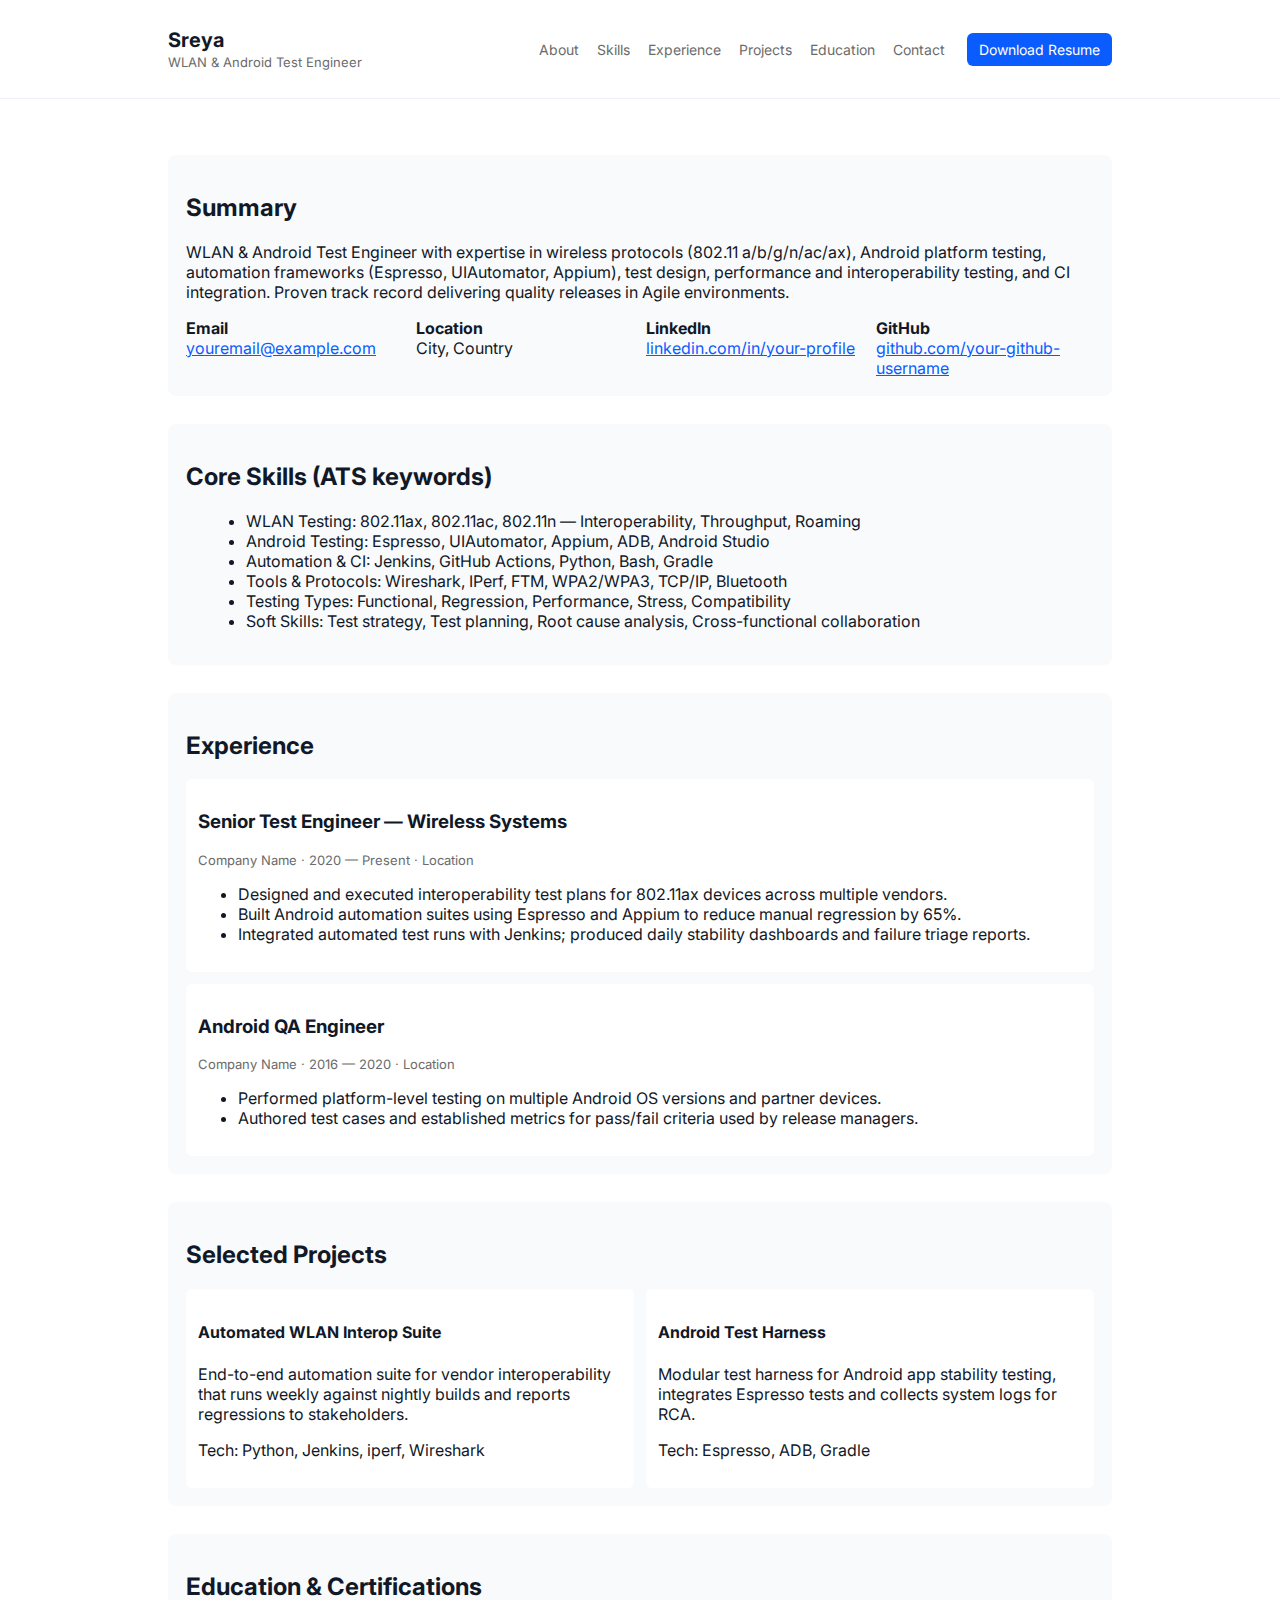
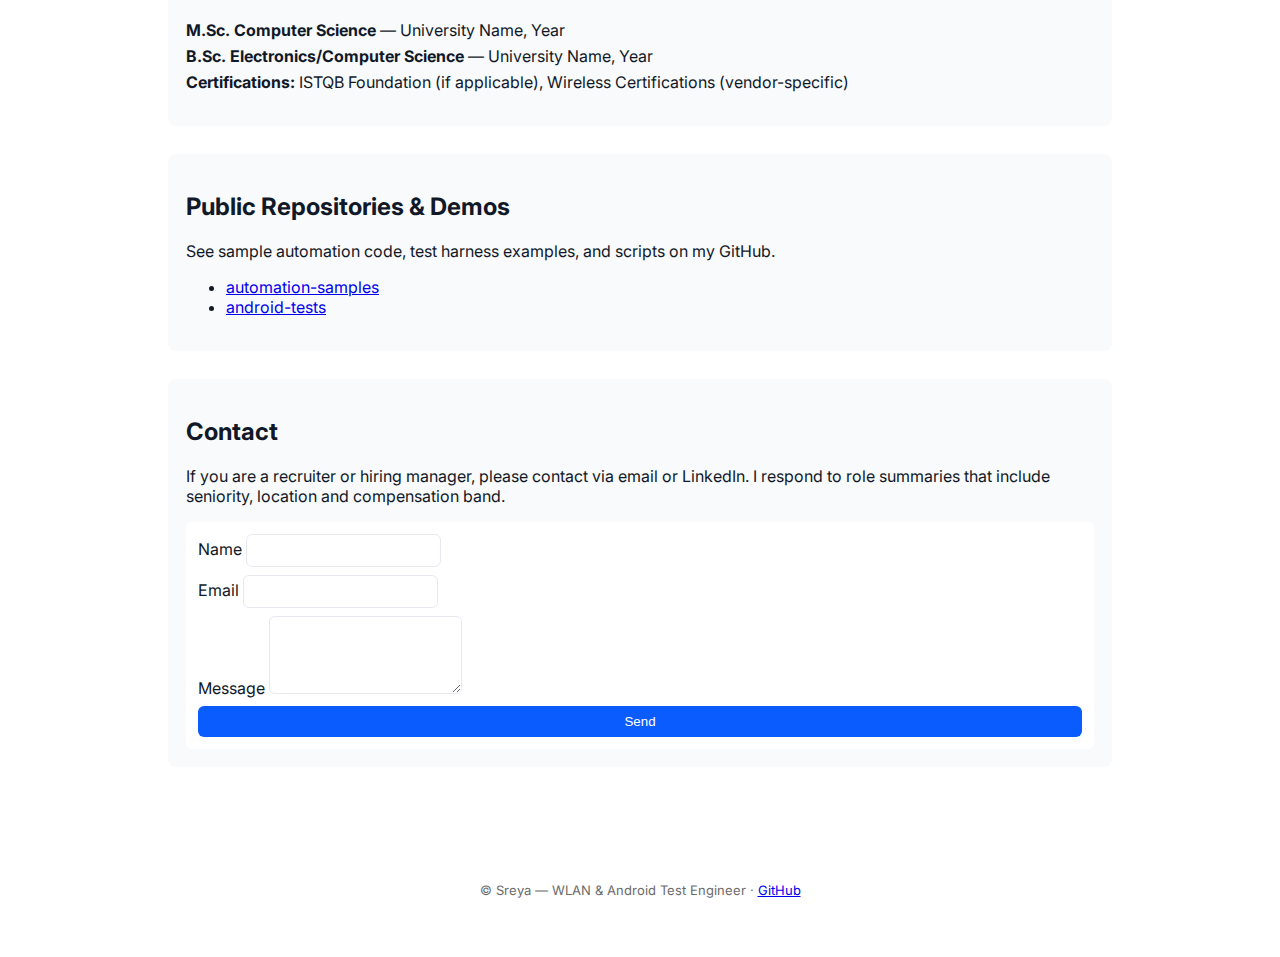
<file: Res/Projs/portfolio/portfolio_sreya/index.html>
<!doctype html>
<html lang="en">
<head>
  <meta charset="utf-8" />
  <meta name="viewport" content="width=device-width,initial-scale=1" />
  <title>Sreya — WLAN & Android Test Engineer | Portfolio</title>
  <meta name="description" content="Sreya — WLAN & Android Test Engineer. Expertise in wireless testing, Android automation, test frameworks, and QA processes. Recruiter- and ATS-friendly portfolio.">
  <link rel="preconnect" href="https://fonts.googleapis.com">
  <link href="https://fonts.googleapis.com/css2?family=Inter:wght@300;400;600;700;800&display=swap" rel="stylesheet">
  <link rel="stylesheet" href="styles.css">
  <meta name="author" content="Sreya">
  <meta name="robots" content="index,follow">
  <script type="application/ld+json">
  {
    "@context": "https://schema.org",
    "@type": "Person",
    "name": "Sreya",
    "jobTitle": "WLAN & Android Test Engineer",
    "url": "https://your-github-username.github.io/your-repo",
    "sameAs": [],
    "email": "mailto:youremail@example.com"
  }
  </script>
</head>
<body>
  <header class="site-header">
    <div class="container header-grid">
      <div>
        <h1 class="name">Sreya</h1>
        <p class="title">WLAN & Android Test Engineer</p>
      </div>
      <nav class="top-nav" aria-label="Primary">
        <a href="#about">About</a>
        <a href="#skills">Skills</a>
        <a href="#experience">Experience</a>
        <a href="#projects">Projects</a>
        <a href="#education">Education</a>
        <a href="#contact">Contact</a>
        <a class="btn" href="resume.pdf" download>Download Resume</a>
      </nav>
    </div>
  </header>

  <main class="container">
    <section id="about" class="section about">
      <h2>Summary</h2>
      <p>WLAN & Android Test Engineer with expertise in wireless protocols (802.11 a/b/g/n/ac/ax), Android platform testing, automation frameworks (Espresso, UIAutomator, Appium), test design, performance and interoperability testing, and CI integration. Proven track record delivering quality releases in Agile environments.</p>

      <div class="contact-cards">
        <div><strong>Email</strong><div><a href="mailto:youremail@example.com">youremail@example.com</a></div></div>
        <div><strong>Location</strong><div>City, Country</div></div>
        <div><strong>LinkedIn</strong><div><a href="https://linkedin.com/in/your-profile" target="_blank" rel="noopener">linkedin.com/in/your-profile</a></div></div>
        <div><strong>GitHub</strong><div><a href="https://github.com/your-github-username" target="_blank" rel="noopener">github.com/your-github-username</a></div></div>
      </div>
    </section>

    <section id="skills" class="section">
      <h2>Core Skills (ATS keywords)</h2>
      <ul class="skills-list">
        <li>WLAN Testing: 802.11ax, 802.11ac, 802.11n — Interoperability, Throughput, Roaming</li>
        <li>Android Testing: Espresso, UIAutomator, Appium, ADB, Android Studio</li>
        <li>Automation & CI: Jenkins, GitHub Actions, Python, Bash, Gradle</li>
        <li>Tools & Protocols: Wireshark, IPerf, FTM, WPA2/WPA3, TCP/IP, Bluetooth</li>
        <li>Testing Types: Functional, Regression, Performance, Stress, Compatibility</li>
        <li>Soft Skills: Test strategy, Test planning, Root cause analysis, Cross-functional collaboration</li>
      </ul>
    </section>

    <section id="experience" class="section">
      <h2>Experience</h2>
      <article class="job">
        <h3>Senior Test Engineer — Wireless Systems</h3>
        <p class="meta">Company Name · 2020 — Present · Location</p>
        <ul>
          <li>Designed and executed interoperability test plans for 802.11ax devices across multiple vendors.</li>
          <li>Built Android automation suites using Espresso and Appium to reduce manual regression by 65%.</li>
          <li>Integrated automated test runs with Jenkins; produced daily stability dashboards and failure triage reports.</li>
        </ul>
      </article>

      <article class="job">
        <h3>Android QA Engineer</h3>
        <p class="meta">Company Name · 2016 — 2020 · Location</p>
        <ul>
          <li>Performed platform-level testing on multiple Android OS versions and partner devices.</li>
          <li>Authored test cases and established metrics for pass/fail criteria used by release managers.</li>
        </ul>
      </article>
    </section>

    <section id="projects" class="section">
      <h2>Selected Projects</h2>
      <div class="projects-grid">
        <article class="project">
          <h4>Automated WLAN Interop Suite</h4>
          <p>End-to-end automation suite for vendor interoperability that runs weekly against nightly builds and reports regressions to stakeholders.</p>
          <p class="small">Tech: Python, Jenkins, iperf, Wireshark</p>
        </article>
        <article class="project">
          <h4>Android Test Harness</h4>
          <p>Modular test harness for Android app stability testing, integrates Espresso tests and collects system logs for RCA.</p>
          <p class="small">Tech: Espresso, ADB, Gradle</p>
        </article>
      </div>
    </section>

    <section id="education" class="section">
      <h2>Education & Certifications</h2>
      <ul class="edu-list">
        <li><strong>M.Sc. Computer Science</strong> — University Name, Year</li>
        <li><strong>B.Sc. Electronics/Computer Science</strong> — University Name, Year</li>
        <li><strong>Certifications:</strong> ISTQB Foundation (if applicable), Wireless Certifications (vendor-specific)</li>
      </ul>
    </section>

    <section id="projects-links" class="section">
      <h2>Public Repositories & Demos</h2>
      <p>See sample automation code, test harness examples, and scripts on my GitHub.</p>
      <ul>
        <li><a href="https://github.com/your-github-username/automation-samples" target="_blank" rel="noopener">automation-samples</a></li>
        <li><a href="https://github.com/your-github-username/android-tests" target="_blank" rel="noopener">android-tests</a></li>
      </ul>
    </section>

    <section id="contact" class="section">
      <h2>Contact</h2>
      <p>If you are a recruiter or hiring manager, please contact via email or LinkedIn. I respond to role summaries that include seniority, location and compensation band.</p>

      <form id="contactForm" class="contact-form" onsubmit="submitContact(event)" aria-label="Contact form">
        <label>
          <span class="label">Name</span>
          <input name="name" required>
        </label>
        <label>
          <span class="label">Email</span>
          <input name="email" type="email" required>
        </label>
        <label>
          <span class="label">Message</span>
          <textarea name="message" rows="4" required></textarea>
        </label>
        <button type="submit" class="btn">Send</button>
      </form>
    </section>

  </main>

  <footer class="site-footer">
    <div class="container">
      <p>© Sreya — WLAN & Android Test Engineer · <a href="https://github.com/your-github-username" target="_blank" rel="noopener">GitHub</a></p>
    </div>
  </footer>

  <script src="script.js"></script>
</body>
</html>
</file>
<file: Res/Projs/portfolio/styles.css>
:root{
  --bg:#faf7f3;
  --muted:#6b6b6b;
  --accent:#c07a4b;
  --text:#111;
  --sidebar-bg:#ffffff;
}
*{box-sizing:border-box}
html,body{height:100%;margin:0;font-family:Inter, system-ui, -apple-system, sans-serif;color:var(--text);background:var(--bg);}
.sidebar{
  width:220px;position:fixed;left:0;top:0;bottom:0;background:var(--sidebar-bg);border-right:1px solid #eee;padding:28px 18px;display:flex;flex-direction:column;gap:24px;
}
.logo{font-weight:800;font-size:20px;letter-spacing:1px}
.nav{display:flex;flex-direction:column;gap:10px}
.nav a{color:var(--muted);text-decoration:none;font-size:14px;text-transform:lowercase;padding:6px;border-radius:4px}
.nav a:hover{color:var(--text);background:#f2efe9}
.main{margin-left:240px;padding:36px;min-height:100vh}
.hero{padding:40px 0}
.hero h2{margin:0;font-weight:600;color:var(--muted);text-transform:lowercase}
.hero h1{font-size:42px;margin:6px 0 8px;line-height:1}
.accent{color:var(--accent)}
.role{margin:0 0 14px;color:var(--muted)}
.btn{display:inline-block;padding:8px 14px;border-radius:6px;background:var(--text);color:#fff;text-decoration:none;font-size:13px}
.about{display:grid;grid-template-columns:1fr 180px;gap:18px;align-items:start;margin-top:30px}
.contact-cards{display:flex;flex-direction:column;gap:8px}
.profile-img{width:160px;height:160px;border-radius:8px;background:#ddd;display:flex;align-items:center;justify-content:center;color:#666;font-weight:700}
.block{margin-top:40px}
.block h2{margin-bottom:12px}
.edu{border-left:3px solid #eee;padding:12px 14px;margin-bottom:12px;background:#fff;border-radius:8px}
.skills-grid{display:grid;grid-template-columns:repeat(auto-fit,minmax(220px,1fr));gap:12px}
.skill{background:#fff;padding:12px;border-radius:8px}
.skill-name{font-weight:600;margin-bottom:8px}
.meter{height:10px;background:#eee;border-radius:6px;overflow:hidden}
.meter span{display:block;height:100%;background:linear-gradient(90deg,var(--accent),#8b5a3d)}
.exp{display:grid;grid-template-columns:repeat(auto-fit,minmax(260px,1fr));gap:12px}
.portfolio-grid{display:grid;grid-template-columns:repeat(auto-fit,minmax(160px,1fr));gap:12px}
.port-item{background:#fff;padding:28px;border-radius:8px;text-align:center}
.contact{display:grid;grid-template-columns:320px 1fr;gap:18px;align-items:start}
.contact-left .small{width:120px;height:120px}
.contact-form{background:#fff;padding:18px;border-radius:8px;display:flex;flex-direction:column;gap:10px}
.contact-form label{display:flex;flex-direction:column;font-size:13px;color:var(--muted)}
.contact-form input,.contact-form textarea{padding:8px;border:1px solid #e6e6e6;border-radius:6px}
.footer{margin-top:40px;color:var(--muted);font-size:13px;text-align:center;padding-bottom:40px}

/* responsive */
@media (max-width:880px){
  .sidebar{position:static;width:100%;flex-direction:row;align-items:center;gap:12px;padding:12px}
  .main{margin-left:0;padding:18px}
  .about{grid-template-columns:1fr}
  .contact{grid-template-columns:1fr}
}
</file>
<file: Res/Projs/portfolio/portfolio_sreya/styles.css>
:root{
  --bg:#ffffff;
  --muted:#6b6b6b;
  --accent:#0b5cff;
  --text:#111827;
  --card:#f8fafc;
  --max-width:1000px;
  font-family: 'Inter', system-ui, -apple-system, 'Segoe UI', Roboto, 'Helvetica Neue', Arial;
}
*{box-sizing:border-box}
html,body{height:100%;margin:0;background:var(--bg);color:var(--text);-webkit-font-smoothing:antialiased}
.container{max-width:var(--max-width);margin:0 auto;padding:28px}
.site-header{border-bottom:1px solid #eef2f7;background:#fff;position:sticky;top:0;z-index:20}
.header-grid{display:flex;justify-content:space-between;align-items:center}
.name{margin:0;font-size:20px;font-weight:700}
.title{margin:2px 0 0;color:var(--muted);font-size:13px}
.top-nav a{margin-left:14px;text-decoration:none;color:var(--muted);font-size:14px}
.top-nav .btn{margin-left:18px;padding:8px 12px;background:var(--accent);color:#fff;border-radius:6px;text-decoration:none;font-size:14px}
.section{margin-top:28px;padding:18px;background:var(--card);border-radius:8px}
.about .contact-cards{display:grid;grid-template-columns:repeat(auto-fit,minmax(180px,1fr));gap:12px;margin-top:12px}
.contact-cards a{color:var(--accent)}
.skills-list{list-style:disc;margin-left:20px}
.job{margin-top:12px;padding:12px;background:#fff;border-radius:6px}
.meta{color:var(--muted);font-size:13px;margin:6px 0}
.projects-grid{display:grid;grid-template-columns:repeat(auto-fit,minmax(220px,1fr));gap:12px}
.project{background:#fff;padding:12px;border-radius:6px}
.edu-list{list-style:none;padding-left:0}
.edu-list li{margin:6px 0}
.contact-form{display:flex;flex-direction:column;gap:8px;background:#fff;padding:12px;border-radius:6px}
.contact-form input,.contact-form textarea{padding:8px;border:1px solid #e6e9ef;border-radius:6px}
.btn{display:inline-block;padding:8px 12px;border-radius:6px;background:var(--accent);color:#fff;text-decoration:none;border:none;cursor:pointer}
.site-footer{margin-top:28px;padding:18px 0;color:var(--muted);font-size:13px;text-align:center}

/* Responsive */
@media (max-width:740px){
  .header-grid{flex-direction:column;align-items:flex-start;gap:8px}
  .top-nav{display:flex;flex-wrap:wrap;gap:8px}
  .container{padding:16px}
}
</file>
<file: Res/Projs/portfolio/iPortfolio-1.0.0/assets/css/main.css>
/**
* Template Name: iPortfolio
* Template URL: https://bootstrapmade.com/iportfolio-bootstrap-portfolio-websites-template/
* Updated: Jun 29 2024 with Bootstrap v5.3.3
* Author: BootstrapMade.com
* License: https://bootstrapmade.com/license/
*/

/*--------------------------------------------------------------
# Font & Color Variables
# Help: https://bootstrapmade.com/color-system/
--------------------------------------------------------------*/
/* Fonts */
:root {
  --default-font: "Roboto",  system-ui, -apple-system, "Segoe UI", Roboto, "Helvetica Neue", Arial, "Noto Sans", "Liberation Sans", sans-serif, "Apple Color Emoji", "Segoe UI Emoji", "Segoe UI Symbol", "Noto Color Emoji";
  --heading-font: "Raleway",  sans-serif;
  --nav-font: "Poppins",  sans-serif;
}

/* Global Colors - The following color variables are used throughout the website. Updating them here will change the color scheme of the entire website */
:root { 
  --background-color: #ffffff; /* Background color for the entire website, including individual sections */
  --default-color: #272829; /* Default color used for the majority of the text content across the entire website */
  --heading-color: #050d18; /* Color for headings, subheadings and title throughout the website */
  --accent-color: #149ddd; /* Accent color that represents your brand on the website. It's used for buttons, links, and other elements that need to stand out */
  --surface-color: #ffffff; /* The surface color is used as a background of boxed elements within sections, such as cards, icon boxes, or other elements that require a visual separation from the global background. */
  --contrast-color: #ffffff; /* Contrast color for text, ensuring readability against backgrounds of accent, heading, or default colors. */
}

/* Nav Menu Colors - The following color variables are used specifically for the navigation menu. They are separate from the global colors to allow for more customization options */
:root {
  --nav-color: #a8a9b4;  /* The default color of the main navmenu links */
  --nav-hover-color: #ffffff; /* Applied to main navmenu links when they are hovered over or active */
  --nav-mobile-background-color: #040b14; /* Used as the background color for mobile navigation menu */
  --nav-dropdown-background-color: #040b14; /* Used as the background color for dropdown items that appear when hovering over primary navigation items */
  --nav-dropdown-color: #a8a9b4; /* Used for navigation links of the dropdown items in the navigation menu. */
  --nav-dropdown-hover-color: #ffffff; /* Similar to --nav-hover-color, this color is applied to dropdown navigation links when they are hovered over. */
}

/* Color Presets - These classes override global colors when applied to any section or element, providing reuse of the sam color scheme. */

.light-background {
  --background-color: #f4fafd;
  --surface-color: #ffffff;
}

.dark-background {
  --background-color: #040b14;
  --default-color: #ffffff;
  --heading-color: #ffffff;
  --surface-color: #151f2b;
  --contrast-color: #ffffff;
}

/* Smooth scroll */
:root {
  scroll-behavior: smooth;
}

/*--------------------------------------------------------------
# General Styling & Shared Classes
--------------------------------------------------------------*/
body {
  color: var(--default-color);
  background-color: var(--background-color);
  font-family: var(--default-font);
}

a {
  color: var(--accent-color);
  text-decoration: none;
  transition: 0.3s;
}

a:hover {
  color: color-mix(in srgb, var(--accent-color), transparent 25%);
  text-decoration: none;
}

h1,
h2,
h3,
h4,
h5,
h6 {
  color: var(--heading-color);
  font-family: var(--heading-font);
}

/* PHP Email Form Messages
------------------------------*/
.php-email-form .error-message {
  display: none;
  background: #df1529;
  color: #ffffff;
  text-align: left;
  padding: 15px;
  margin-bottom: 24px;
  font-weight: 600;
}

.php-email-form .sent-message {
  display: none;
  color: #ffffff;
  background: #059652;
  text-align: center;
  padding: 15px;
  margin-bottom: 24px;
  font-weight: 600;
}

.php-email-form .loading {
  display: none;
  background: var(--surface-color);
  text-align: center;
  padding: 15px;
  margin-bottom: 24px;
}

.php-email-form .loading:before {
  content: "";
  display: inline-block;
  border-radius: 50%;
  width: 24px;
  height: 24px;
  margin: 0 10px -6px 0;
  border: 3px solid var(--accent-color);
  border-top-color: var(--surface-color);
  animation: php-email-form-loading 1s linear infinite;
}

@keyframes php-email-form-loading {
  0% {
    transform: rotate(0deg);
  }

  100% {
    transform: rotate(360deg);
  }
}

/*--------------------------------------------------------------
# Global Header
--------------------------------------------------------------*/
.header {
  color: var(--default-color);
  background-color: var(--background-color);
  position: fixed;
  top: 0;
  left: 0;
  bottom: 0;
  padding: 0 15px;
  width: 300px;
  transition: all ease-in-out 0.3s;
  overflow-y: auto;
  z-index: 997;
  border-right: 1px solid color-mix(in srgb, var(--default-color), transparent 90%);
}

.header .profile-img img {
  margin: 15px auto;
  display: block;
  width: 120px;
  border: 8px solid color-mix(in srgb, var(--default-color), transparent 85%);
}

.header .logo {
  line-height: 1;
  margin-bottom: 15px;
}

.header .logo img {
  max-height: 32px;
  margin-right: 8px;
}

.header .logo h1 {
  font-size: 24px;
  margin: 0;
  font-weight: 700;
  color: var(--heading-color);
}

.header .social-links {
  margin: 0 0 20px 0;
}

.header .social-links a {
  font-size: 16px;
  display: inline-flex;
  align-items: center;
  justify-content: center;
  background: color-mix(in srgb, var(--default-color), transparent 90%);
  color: var(--default-color);
  margin: 0 2px;
  border-radius: 50%;
  text-align: center;
  width: 40px;
  height: 40px;
  transition: 0.3s;
}

.header .social-links a:hover {
  color: var(--contrast-color);
  background: var(--accent-color);
}

@media (min-width: 1200px) {

  .header~main,
  .header~#footer {
    margin-left: 300px;
  }
}

@media (max-width: 1199px) {
  .header {
    left: -100%;
  }
}

.header.header-show {
  left: 0;
}

.header .header-toggle {
  color: var(--contrast-color);
  background-color: var(--accent-color);
  font-size: 22px;
  display: flex;
  align-items: center;
  justify-content: center;
  width: 40px;
  height: 40px;
  border-radius: 50%;
  cursor: pointer;
  position: fixed;
  top: 15px;
  right: 15px;
  z-index: 9999;
  transition: background-color 0.3s;
}

.header .header-toggle:hover {
  color: var(--contrast-color);
  background-color: color-mix(in srgb, var(--accent-color) 90%, white 15%);
}

/*--------------------------------------------------------------
# Navigation Menu
--------------------------------------------------------------*/
.mobile-nav-toggle {
  display: none;
}

.navmenu {
  padding: 0;
  z-index: 9997;
}

.navmenu ul {
  list-style: none;
  padding: 0 0 20px 0;
  margin: 0;
}

.navmenu a,
.navmenu a:focus {
  color: var(--nav-color);
  padding: 15px 10px;
  font-family: var(--nav-font);
  font-size: 16px;
  font-weight: 400;
  display: flex;
  align-items: center;
  white-space: nowrap;
  transition: 0.3s;
  width: 100%;
}

.navmenu a .navicon,
.navmenu a:focus .navicon {
  font-size: 20px;
  margin-right: 10px;
}

.navmenu a .toggle-dropdown,
.navmenu a:focus .toggle-dropdown {
  font-size: 12px;
  line-height: 0;
  margin-left: auto;
  width: 30px;
  height: 30px;
  display: flex;
  align-items: center;
  justify-content: center;
  border-radius: 50%;
  transition: 0.3s;
  flex-shrink: 0;
  background-color: color-mix(in srgb, var(--accent-color), transparent 90%);
}

.navmenu a .toggle-dropdown:hover,
.navmenu a:focus .toggle-dropdown:hover {
  background-color: var(--accent-color);
  color: var(--contrast-color);
}

.navmenu a:hover,
.navmenu .active,
.navmenu .active:focus {
  color: var(--nav-hover-color);
}

.navmenu a:hover .navicon,
.navmenu .active .navicon,
.navmenu .active:focus .navicon {
  color: var(--accent-color);
}

.navmenu .active .toggle-dropdown,
.navmenu .active:focus .toggle-dropdown {
  background-color: var(--accent-color);
  color: var(--contrast-color);
  transform: rotate(180deg);
}

.navmenu .dropdown {
  display: block;
}

.navmenu .dropdown a,
.navmenu .dropdown a:focus {
  color: --nav-dropdown-color;
}

.navmenu .dropdown a:hover,
.navmenu .dropdown .active,
.navmenu .dropdown .active:focus {
  color: var(--nav-dropdown-hover-color);
}

.navmenu .dropdown ul {
  position: static;
  display: none;
  z-index: 99;
  padding: 5px 10px;
  margin: 5px 10px;
  background-color: var(--nav-dropdown-background-color);
  border: 1px solid color-mix(in srgb, var(--default-color), transparent 90%);
  box-shadow: none;
  transition: all 0.5s ease-in-out;
}

.navmenu .dropdown ul ul {
  background-color: rgba(33, 37, 41, 0.1);
}

.navmenu .dropdown>.dropdown-active {
  display: block;
  background-color: rgba(33, 37, 41, 0.03);
}

/*--------------------------------------------------------------
# Global Footer
--------------------------------------------------------------*/
.footer {
  color: var(--default-color);
  background-color: var(--background-color);
  font-size: 14px;
  padding: 40px 0;
  position: relative;
  border-top: 1px solid color-mix(in srgb, var(--default-color), transparent 90%);
}

.footer .copyright p {
  margin-bottom: 0;
}

.footer .credits {
  margin-top: 4px;
  font-size: 13px;
  text-align: center;
}

/*--------------------------------------------------------------
# Preloader
--------------------------------------------------------------*/
#preloader {
  position: fixed;
  inset: 0;
  z-index: 999999;
  overflow: hidden;
  background: var(--background-color);
  transition: all 0.6s ease-out;
}

#preloader:before {
  content: "";
  position: fixed;
  top: calc(50% - 30px);
  left: calc(50% - 30px);
  border: 6px solid #ffffff;
  border-color: var(--accent-color) transparent var(--accent-color) transparent;
  border-radius: 50%;
  width: 60px;
  height: 60px;
  animation: animate-preloader 1.5s linear infinite;
}

@keyframes animate-preloader {
  0% {
    transform: rotate(0deg);
  }

  100% {
    transform: rotate(360deg);
  }
}

/*--------------------------------------------------------------
# Scroll Top Button
--------------------------------------------------------------*/
.scroll-top {
  position: fixed;
  visibility: hidden;
  opacity: 0;
  right: 15px;
  bottom: -15px;
  z-index: 99999;
  background-color: var(--accent-color);
  width: 44px;
  height: 44px;
  border-radius: 50px;
  transition: all 0.4s;
}

.scroll-top i {
  font-size: 24px;
  color: var(--contrast-color);
  line-height: 0;
}

.scroll-top:hover {
  background-color: color-mix(in srgb, var(--accent-color), transparent 20%);
  color: var(--contrast-color);
}

.scroll-top.active {
  visibility: visible;
  opacity: 1;
  bottom: 15px;
}

/*--------------------------------------------------------------
# Disable aos animation delay on mobile devices
--------------------------------------------------------------*/
@media screen and (max-width: 768px) {
  [data-aos-delay] {
    transition-delay: 0 !important;
  }
}

/*--------------------------------------------------------------
# Global Page Titles & Breadcrumbs
--------------------------------------------------------------*/
.page-title {
  color: var(--default-color);
  background-color: var(--background-color);
  padding: 25px 0;
  position: relative;
}

.page-title h1 {
  font-size: 24px;
  font-weight: 700;
}

.page-title .breadcrumbs ol {
  display: flex;
  flex-wrap: wrap;
  list-style: none;
  padding: 0;
  margin: 0;
  font-size: 14px;
  font-weight: 400;
}

.page-title .breadcrumbs ol li+li {
  padding-left: 10px;
}

.page-title .breadcrumbs ol li+li::before {
  content: "/";
  display: inline-block;
  padding-right: 10px;
  color: color-mix(in srgb, var(--default-color), transparent 70%);
}

/*--------------------------------------------------------------
# Global Sections
--------------------------------------------------------------*/
section,
.section {
  color: var(--default-color);
  background-color: var(--background-color);
  padding: 60px 0;
  overflow: clip;
}

/*--------------------------------------------------------------
# Global Section Titles
--------------------------------------------------------------*/
.section-title {
  padding-bottom: 60px;
  position: relative;
}

.section-title h2 {
  font-size: 32px;
  font-weight: 700;
  margin-bottom: 20px;
  padding-bottom: 20px;
  position: relative;
}

.section-title h2:after {
  content: "";
  position: absolute;
  display: block;
  width: 50px;
  height: 3px;
  background: var(--accent-color);
  left: 0;
  bottom: 0;
}

.section-title p {
  margin-bottom: 0;
}

/*--------------------------------------------------------------
# Hero Section
--------------------------------------------------------------*/
.hero {
  width: 100%;
  min-height: 100vh;
  position: relative;
  padding: 80px 0;
  display: flex;
  align-items: center;
  justify-content: center;
}

.hero img {
  position: absolute;
  inset: 0;
  display: block;
  width: 100%;
  height: 100%;
  object-fit: cover;
  z-index: 1;
}

.hero:before {
  content: "";
  background: color-mix(in srgb, var(--background-color), transparent 70%);
  position: absolute;
  inset: 0;
  z-index: 2;
}

.hero .container {
  position: relative;
  z-index: 3;
}

.hero h2 {
  margin: 0;
  font-size: 64px;
  font-weight: 700;
}

.hero p {
  margin: 5px 0 0 0;
  font-size: 26px;
}

.hero p span {
  letter-spacing: 1px;
  border-bottom: 2px solid var(--accent-color);
}

.hero .social-links {
  margin-top: 25px;
}

.hero .social-links a {
  font-size: 24px;
  display: inline-block;
  color: color-mix(in srgb, var(--default-color), transparent 50%);
  line-height: 1;
  margin-right: 20px;
  transition: 0.3s;
}

.hero .social-links a:hover {
  color: var(--accent-color);
}

@media (max-width: 768px) {
  .hero h2 {
    font-size: 32px;
  }

  .hero p {
    font-size: 20px;
  }
}

/*--------------------------------------------------------------
# About Section
--------------------------------------------------------------*/
.about .content h2 {
  font-weight: 700;
  font-size: 24px;
}

.about .content ul {
  list-style: none;
  padding: 0;
}

.about .content ul li {
  margin-bottom: 20px;
  display: flex;
  align-items: center;
}

.about .content ul strong {
  margin-right: 10px;
}

.about .content ul i {
  font-size: 16px;
  margin-right: 5px;
  color: var(--accent-color);
  line-height: 0;
}

/*--------------------------------------------------------------
# Stats Section
--------------------------------------------------------------*/
.stats .stats-item {
  padding: 30px;
  width: 100%;
}

.stats .stats-item i {
  color: var(--accent-color);
  display: block;
  font-size: 44px;
  float: left;
  line-height: 0;
}

.stats .stats-item .purecounter {
  color: var(--heading-color);
  font-size: 48px;
  line-height: 40px;
  display: block;
  font-weight: 700;
  margin-left: 60px;
}

.stats .stats-item p {
  color: color-mix(in srgb, var(--default-color), transparent 40%);
  padding: 15px 0 0 0;
  margin: 0 0 0 60px;
  font-family: var(--heading-font);
  font-size: 14px;
}

/*--------------------------------------------------------------
# Skills Section
--------------------------------------------------------------*/
.skills .progress {
  height: 60px;
  display: block;
  background: none;
  border-radius: 0;
}

.skills .progress .skill {
  color: var(--heading-color);
  padding: 0;
  margin: 0 0 6px 0;
  text-transform: uppercase;
  display: block;
  font-weight: 600;
  font-family: var(--heading-font);
}

.skills .progress .skill .val {
  float: right;
  font-style: normal;
}

.skills .progress-bar-wrap {
  background: color-mix(in srgb, var(--default-color), transparent 90%);
  height: 10px;
}

.skills .progress-bar {
  width: 1px;
  height: 10px;
  transition: 0.9s;
  background-color: var(--accent-color);
}

/*--------------------------------------------------------------
# Resume Section
--------------------------------------------------------------*/
.resume .resume-title {
  color: var(--heading-color);
  font-size: 26px;
  font-weight: 700;
  margin-top: 20px;
  margin-bottom: 20px;
}

.resume .resume-item {
  padding: 0 0 20px 20px;
  margin-top: -2px;
  border-left: 2px solid var(--accent-color);
  position: relative;
}

.resume .resume-item h4 {
  line-height: 18px;
  font-size: 18px;
  font-weight: 600;
  text-transform: uppercase;
  color: color-mix(in srgb, var(--default-color), transparent 20%);
  margin-bottom: 10px;
}

.resume .resume-item h5 {
  font-size: 16px;
  padding: 5px 15px;
  display: inline-block;
  font-weight: 600;
  margin-bottom: 10px;
}

.resume .resume-item ul {
  padding-left: 20px;
}

.resume .resume-item ul li {
  padding-bottom: 10px;
}

.resume .resume-item:last-child {
  padding-bottom: 0;
}

.resume .resume-item::before {
  content: "";
  position: absolute;
  width: 16px;
  height: 16px;
  border-radius: 50px;
  left: -9px;
  top: 0;
  background: var(--background-color);
  border: 2px solid var(--accent-color);
}

/*--------------------------------------------------------------
# Portfolio Section
--------------------------------------------------------------*/
.portfolio .portfolio-filters {
  padding: 0;
  margin: 0 auto 20px auto;
  list-style: none;
  text-align: center;
}

.portfolio .portfolio-filters li {
  cursor: pointer;
  display: inline-block;
  padding: 0;
  font-size: 14px;
  font-weight: 400;
  margin: 0 10px;
  line-height: 1;
  text-transform: uppercase;
  margin-bottom: 10px;
  transition: all 0.3s ease-in-out;
}

.portfolio .portfolio-filters li:hover,
.portfolio .portfolio-filters li.filter-active {
  color: var(--accent-color);
}

.portfolio .portfolio-filters li:first-child {
  margin-left: 0;
}

.portfolio .portfolio-filters li:last-child {
  margin-right: 0;
}

@media (max-width: 575px) {
  .portfolio .portfolio-filters li {
    font-size: 14px;
    margin: 0 5px;
  }
}

.portfolio .portfolio-content {
  position: relative;
  overflow: hidden;
}

.portfolio .portfolio-content img {
  transition: 0.3s;
}

.portfolio .portfolio-content .portfolio-info {
  opacity: 0;
  position: absolute;
  inset: 0;
  z-index: 3;
  transition: all ease-in-out 0.3s;
  background: rgba(0, 0, 0, 0.6);
  padding: 15px;
}

.portfolio .portfolio-content .portfolio-info h4 {
  font-size: 14px;
  padding: 5px 10px;
  font-weight: 400;
  color: #ffffff;
  display: inline-block;
  background-color: var(--accent-color);
}

.portfolio .portfolio-content .portfolio-info p {
  position: absolute;
  bottom: 10px;
  text-align: center;
  display: inline-block;
  left: 0;
  right: 0;
  font-size: 16px;
  font-weight: 600;
  color: rgba(255, 255, 255, 0.8);
}

.portfolio .portfolio-content .portfolio-info .preview-link,
.portfolio .portfolio-content .portfolio-info .details-link {
  position: absolute;
  left: calc(50% - 40px);
  font-size: 26px;
  top: calc(50% - 14px);
  color: #fff;
  transition: 0.3s;
  line-height: 1.2;
}

.portfolio .portfolio-content .portfolio-info .preview-link:hover,
.portfolio .portfolio-content .portfolio-info .details-link:hover {
  color: var(--accent-color);
}

.portfolio .portfolio-content .portfolio-info .details-link {
  left: 50%;
  font-size: 34px;
  line-height: 0;
}

.portfolio .portfolio-content:hover .portfolio-info {
  opacity: 1;
}

.portfolio .portfolio-content:hover img {
  transform: scale(1.1);
}

/*--------------------------------------------------------------
# Services Section
--------------------------------------------------------------*/
.services .service-item {
  position: relative;
}

.services .service-item .icon {
  background: var(--accent-color);
  display: flex;
  align-items: center;
  justify-content: center;
  width: 54px;
  height: 54px;
  border-radius: 50%;
  transition: 0.5s;
  border: 1px solid var(--accent-color);
  margin-right: 20px;
}

.services .service-item .icon i {
  color: var(--contrast-color);
  font-size: 24px;
  line-height: 0;
}

.services .service-item:hover .icon {
  background: var(--surface-color);
}

.services .service-item:hover .icon i {
  color: var(--accent-color);
}

.services .service-item .title {
  font-weight: 700;
  margin-bottom: 15px;
  font-size: 18px;
}

.services .service-item .title a {
  color: var(--heading-color);
}

.services .service-item .title a:hover {
  color: var(--accent-color);
}

.services .service-item .description {
  line-height: 24px;
  font-size: 14px;
}

/*--------------------------------------------------------------
# Testimonials Section
--------------------------------------------------------------*/
.testimonials .testimonials-carousel,
.testimonials .testimonials-slider {
  overflow: hidden;
}

.testimonials .testimonial-item {
  box-sizing: content-box;
  text-align: center;
  min-height: 320px;
}

.testimonials .testimonial-item .testimonial-img {
  width: 90px;
  border-radius: 50%;
  margin: 0 auto;
}

.testimonials .testimonial-item h3 {
  font-size: 18px;
  font-weight: bold;
  margin: 10px 0 5px 0;
}

.testimonials .testimonial-item h4 {
  font-size: 14px;
  color: color-mix(in srgb, var(--default-color), transparent 20%);
  margin: 0;
}

.testimonials .testimonial-item .quote-icon-left,
.testimonials .testimonial-item .quote-icon-right {
  color: color-mix(in srgb, var(--accent-color), transparent 40%);
  font-size: 26px;
  line-height: 0;
}

.testimonials .testimonial-item .quote-icon-left {
  display: inline-block;
  left: -5px;
  position: relative;
}

.testimonials .testimonial-item .quote-icon-right {
  display: inline-block;
  right: -5px;
  position: relative;
  top: 10px;
  transform: scale(-1, -1);
}

.testimonials .testimonial-item p {
  font-style: italic;
  margin: 0 15px 15px 15px;
  padding: 20px;
  background-color: var(--surface-color);
  position: relative;
  margin-bottom: 35px;
  border-radius: 6px;
  box-shadow: 0px 2px 15px rgba(0, 0, 0, 0.1);
}

.testimonials .testimonial-item p::after {
  content: "";
  width: 0;
  height: 0;
  border-top: 20px solid var(--surface-color);
  border-right: 20px solid transparent;
  border-left: 20px solid transparent;
  position: absolute;
  bottom: -20px;
  left: calc(50% - 20px);
}

.testimonials .swiper-wrapper {
  height: auto;
}

.testimonials .swiper-pagination {
  margin-top: 40px;
  position: relative;
}

.testimonials .swiper-pagination .swiper-pagination-bullet {
  width: 12px;
  height: 12px;
  background-color: var(--background-color);
  opacity: 1;
  border: 1px solid var(--accent-color);
}

.testimonials .swiper-pagination .swiper-pagination-bullet-active {
  background-color: var(--accent-color);
}

/*--------------------------------------------------------------
# Contact Section
--------------------------------------------------------------*/
.contact .info-wrap {
  background-color: var(--surface-color);
  box-shadow: 0px 0px 20px rgba(0, 0, 0, 0.1);
  padding: 30px;
}

@media (max-width: 575px) {
  .contact .info-wrap {
    padding: 20px;
  }
}

.contact .info-item {
  margin-bottom: 40px;
}

.contact .info-item i {
  font-size: 20px;
  color: var(--accent-color);
  background: color-mix(in srgb, var(--accent-color), transparent 92%);
  width: 44px;
  height: 44px;
  display: flex;
  justify-content: center;
  align-items: center;
  border-radius: 50px;
  transition: all 0.3s ease-in-out;
  margin-right: 15px;
}

.contact .info-item h3 {
  padding: 0;
  font-size: 18px;
  font-weight: 700;
  margin-bottom: 5px;
}

.contact .info-item p {
  padding: 0;
  margin-bottom: 0;
  font-size: 14px;
}

.contact .info-item:hover i {
  background: var(--accent-color);
  color: var(--contrast-color);
}

.contact .php-email-form {
  background-color: var(--surface-color);
  height: 100%;
  padding: 30px;
  box-shadow: 0px 0px 20px rgba(0, 0, 0, 0.1);
}

@media (max-width: 575px) {
  .contact .php-email-form {
    padding: 20px;
  }
}

.contact .php-email-form input[type=text],
.contact .php-email-form input[type=email],
.contact .php-email-form textarea {
  font-size: 14px;
  padding: 10px 15px;
  box-shadow: none;
  border-radius: 0;
  color: var(--default-color);
  background-color: var(--surface-color);
  border-color: color-mix(in srgb, var(--default-color), transparent 80%);
}

.contact .php-email-form input[type=text]:focus,
.contact .php-email-form input[type=email]:focus,
.contact .php-email-form textarea:focus {
  border-color: var(--accent-color);
}

.contact .php-email-form input[type=text]::placeholder,
.contact .php-email-form input[type=email]::placeholder,
.contact .php-email-form textarea::placeholder {
  color: color-mix(in srgb, var(--default-color), transparent 70%);
}

.contact .php-email-form button[type=submit] {
  color: var(--contrast-color);
  background: var(--accent-color);
  border: 0;
  padding: 10px 30px;
  transition: 0.4s;
  border-radius: 50px;
}

.contact .php-email-form button[type=submit]:hover {
  background: color-mix(in srgb, var(--accent-color), transparent 25%);
}

/*--------------------------------------------------------------
# Portfolio Details Section
--------------------------------------------------------------*/
.portfolio-details .portfolio-details-slider img {
  width: 100%;
}

.portfolio-details .portfolio-details-slider .swiper-pagination {
  margin-top: 20px;
  position: relative;
}

.portfolio-details .portfolio-details-slider .swiper-pagination .swiper-pagination-bullet {
  width: 12px;
  height: 12px;
  background-color: color-mix(in srgb, var(--default-color), transparent 85%);
  opacity: 1;
}

.portfolio-details .portfolio-details-slider .swiper-pagination .swiper-pagination-bullet-active {
  background-color: var(--accent-color);
}

.portfolio-details .portfolio-info {
  padding: 30px;
  box-shadow: 0px 0 30px rgba(0, 0, 0, 0.1);
}

.portfolio-details .portfolio-info h3 {
  font-size: 22px;
  font-weight: 700;
  margin-bottom: 20px;
  padding-bottom: 20px;
  border-bottom: 1px solid color-mix(in srgb, var(--default-color), transparent 85%);
}

.portfolio-details .portfolio-info ul {
  list-style: none;
  padding: 0;
  font-size: 15px;
}

.portfolio-details .portfolio-info ul li+li {
  margin-top: 10px;
}

.portfolio-details .portfolio-description {
  padding-top: 30px;
}

.portfolio-details .portfolio-description h2 {
  font-size: 26px;
  font-weight: 700;
  margin-bottom: 20px;
}

.portfolio-details .portfolio-description p {
  padding: 0;
  color: color-mix(in srgb, var(--default-color), transparent 30%);
}

/*--------------------------------------------------------------
# Service Details Section
--------------------------------------------------------------*/
.service-details .services-list {
  padding: 10px 30px;
  border: 1px solid color-mix(in srgb, var(--default-color), transparent 90%);
  margin-bottom: 20px;
}

.service-details .services-list a {
  display: block;
  line-height: 1;
  padding: 8px 0 8px 15px;
  border-left: 3px solid color-mix(in srgb, var(--default-color), transparent 70%);
  margin: 20px 0;
  color: color-mix(in srgb, var(--default-color), transparent 20%);
  transition: 0.3s;
}

.service-details .services-list a.active {
  color: var(--heading-color);
  font-weight: 700;
  border-color: var(--accent-color);
}

.service-details .services-list a:hover {
  border-color: var(--accent-color);
}

.service-details .services-img {
  margin-bottom: 20px;
}

.service-details h3 {
  font-size: 26px;
  font-weight: 700;
}

.service-details h4 {
  font-size: 20px;
  font-weight: 700;
}

.service-details p {
  font-size: 15px;
}

.service-details ul {
  list-style: none;
  padding: 0;
  font-size: 15px;
}

.service-details ul li {
  padding: 5px 0;
  display: flex;
  align-items: center;
}

.service-details ul i {
  font-size: 20px;
  margin-right: 8px;
  color: var(--accent-color);
}

/*--------------------------------------------------------------
# Starter Section Section
--------------------------------------------------------------*/
.starter-section {
  /* Add your styles here */
}
</file>
